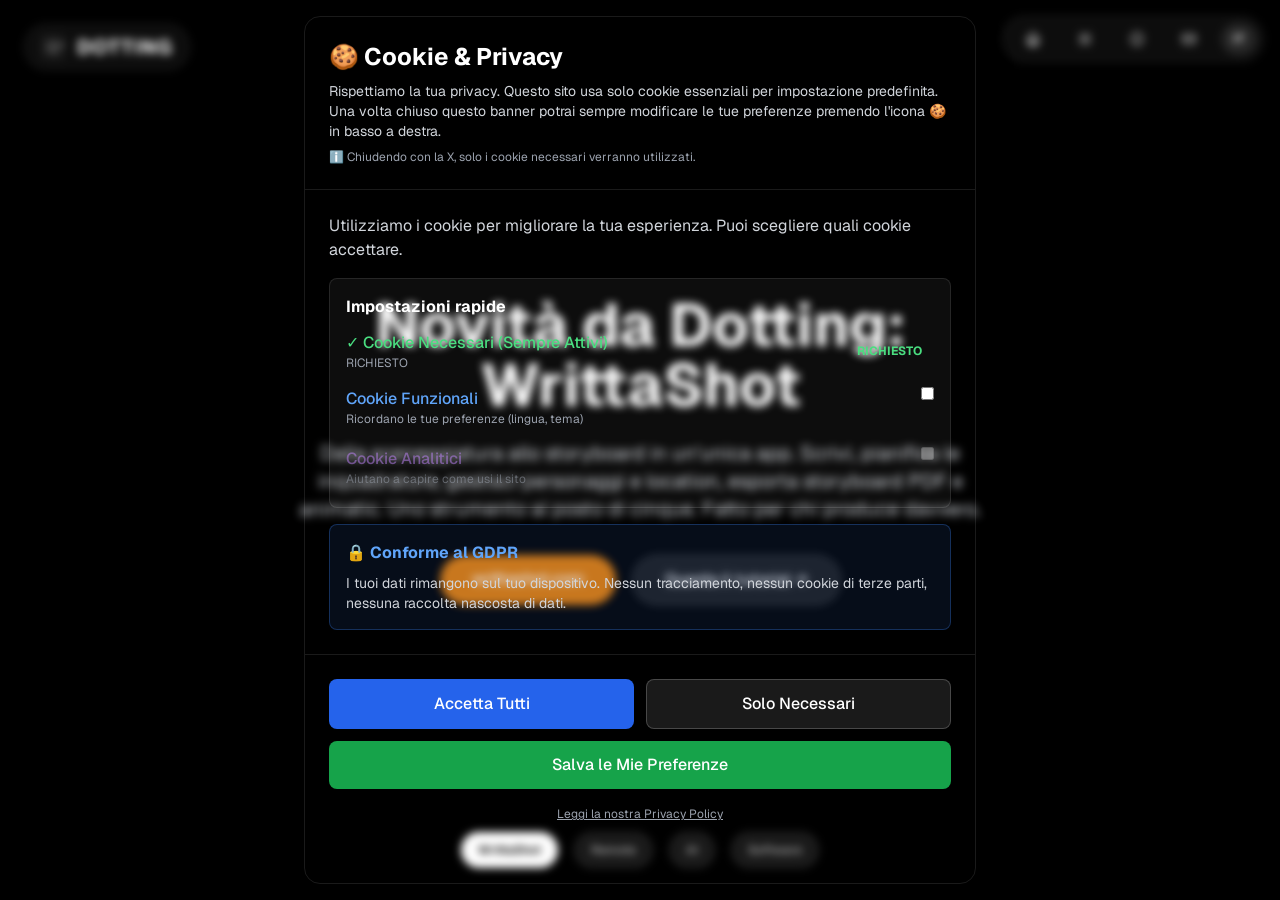
<file: index.html>
<!DOCTYPE html>
<html lang="it">
<head>
  <meta charset="UTF-8">
  <meta name="viewport" content="width=device-width, initial-scale=1.0">
  <title>Dotting - Post-Production</title>
  <meta name="description" content="Dotting - Remote Post-Production Infrastructure, AI Integration, Custom Broadcast Software">
  <link rel="icon" href="images/logo.png" type="image/png">
  <link rel="apple-touch-icon" href="images/logo.png">
  <link rel="stylesheet" href="css/tailwind.min.css">
  <link rel="preconnect" href="https://fonts.googleapis.com">
  <link rel="preconnect" href="https://fonts.gstatic.com" crossorigin>
  <link href="https://fonts.googleapis.com/css2?family=Geist:wght@300;400;500;600;700;800&family=Geist+Mono:wght@400;500;600&display=swap" rel="stylesheet">
  <link rel="stylesheet" href="css/style.css">
</head>
<body class="antialiased bg-black text-white overflow-hidden">

  <!-- Logo -->
  <a href="index.html" class="fixed top-7 left-4 md:top-6 md:left-6 z-50">
    <div class="flex items-center gap-3 md:bg-white/5 md:backdrop-blur-xl md:rounded-full md:px-4 md:py-2 md:border md:border-white/10 md:shadow-2xl md:hover:bg-white/10 transition-all duration-300">
      <img src="images/logo.png" alt="Dotting Logo" width="24" height="24" class="w-6 h-6 object-contain">
      <span class="text-white font-bold text-lg md:text-xl tracking-wider hidden md:inline">DOTTING</span>
    </div>
  </a>

  <!-- Desktop Navigation -->
  <nav class="hidden md:block fixed top-4 right-4 z-50">
    <div class="flex items-center gap-1 bg-white/5 backdrop-blur-xl rounded-full p-1.5 border border-white/10 shadow-2xl">
      <a href="index.html" data-nav="/" class="px-4 py-2 rounded-full transition-all duration-300 text-white/80 hover:bg-white/10 hover:text-white">
        <svg class="w-4 h-4" fill="none" stroke="currentColor" viewBox="0 0 24 24"><path stroke-linecap="round" stroke-linejoin="round" stroke-width="2" d="M3 12l2-2m0 0l7-7 7 7M5 10v10a1 1 0 001 1h3m10-11l2 2m-2-2v10a1 1 0 01-1 1h-3m-6 0a1 1 0 001-1v-4a1 1 0 011-1h2a1 1 0 011 1v4a1 1 0 001 1m-6 0h6"/></svg>
      </a>
      <button id="services-btn" class="px-4 py-2 rounded-full text-white/80 hover:bg-white/10 hover:text-white transition-all duration-300">
        <svg class="w-4 h-4" fill="none" stroke="currentColor" viewBox="0 0 24 24"><path stroke-linecap="round" stroke-linejoin="round" stroke-width="2" d="M4 6h16M4 12h16M4 18h16"/></svg>
      </button>
      <a href="about.html" data-nav="/about" class="px-4 py-2 rounded-full transition-all duration-300 text-white/80 hover:bg-white/10 hover:text-white">
        <svg class="w-4 h-4" fill="none" stroke="currentColor" viewBox="0 0 24 24"><path stroke-linecap="round" stroke-linejoin="round" stroke-width="2" d="M13 16h-1v-4h-1m1-4h.01M21 12a9 9 0 11-18 0 9 9 0 0118 0z"/></svg>
      </a>
      <a href="contact.html" data-nav="/contact" class="px-4 py-2 rounded-full transition-all duration-300 text-white/80 hover:bg-white/10 hover:text-white">
        <svg class="w-4 h-4" fill="none" stroke="currentColor" viewBox="0 0 24 24"><path stroke-linecap="round" stroke-linejoin="round" stroke-width="2" d="M3 8l7.89 5.26a2 2 0 002.22 0L21 8M5 19h14a2 2 0 002-2V7a2 2 0 00-2-2H5a2 2 0 00-2 2v10a2 2 0 002 2z"/></svg>
      </a>
      <div class="relative lang-wrapper">
        <button class="lang-toggle lang-current px-3 py-2 rounded-full bg-white/10 text-white/90 hover:bg-white/20 transition-all duration-300 text-xs font-bold tracking-wider ml-1">IT</button>
        <div class="lang-dropdown hidden absolute right-0 mt-2 bg-white/10 backdrop-blur-xl rounded-lg border border-white/20 shadow-2xl overflow-hidden z-50 min-w-[140px]">
          <button class="lang-option block w-full px-4 py-2 text-left text-white hover:bg-white/20 transition-all" data-lang="it">🇮🇹 IT</button>
          <button class="lang-option block w-full px-4 py-2 text-left text-white hover:bg-white/20 transition-all" data-lang="en">🇬🇧 EN</button>
          <button class="lang-option block w-full px-4 py-2 text-left text-white hover:bg-white/20 transition-all" data-lang="es">🇪🇸 ES</button>
        </div>
      </div>
    </div>
  </nav>

  <!-- Mobile Navigation -->
  <nav class="md:hidden fixed top-4 right-4 z-50">
    <div class="flex items-center gap-1 bg-white/5 backdrop-blur-xl rounded-full p-1 border border-white/10 shadow-2xl">
      <a href="index.html" data-nav="/" class="p-3 rounded-full transition-all duration-300 text-white/80">
        <svg class="w-4 h-4" fill="none" stroke="currentColor" viewBox="0 0 24 24"><path stroke-linecap="round" stroke-linejoin="round" stroke-width="2" d="M3 12l2-2m0 0l7-7 7 7M5 10v10a1 1 0 001 1h3m10-11l2 2m-2-2v10a1 1 0 01-1 1h-3m-6 0a1 1 0 001-1v-4a1 1 0 011-1h2a1 1 0 011 1v4a1 1 0 001 1m-6 0h6"/></svg>
      </a>
      <button id="mobile-menu-btn" class="p-3 rounded-full text-white/80 transition-all duration-300">
        <svg class="w-4 h-4" fill="none" stroke="currentColor" viewBox="0 0 24 24"><path stroke-linecap="round" stroke-linejoin="round" stroke-width="2" d="M4 6h16M4 12h16M4 18h16"/></svg>
      </button>
      <a href="about.html" data-nav="/about" class="p-3 rounded-full transition-all duration-300 text-white/80">
        <svg class="w-4 h-4" fill="none" stroke="currentColor" viewBox="0 0 24 24"><path stroke-linecap="round" stroke-linejoin="round" stroke-width="2" d="M13 16h-1v-4h-1m1-4h.01M21 12a9 9 0 11-18 0 9 9 0 0118 0z"/></svg>
      </a>
      <a href="contact.html" data-nav="/contact" class="p-3 rounded-full transition-all duration-300 text-white/80">
        <svg class="w-4 h-4" fill="none" stroke="currentColor" viewBox="0 0 24 24"><path stroke-linecap="round" stroke-linejoin="round" stroke-width="2" d="M3 8l7.89 5.26a2 2 0 002.22 0L21 8M5 19h14a2 2 0 002-2V7a2 2 0 00-2-2H5a2 2 0 00-2 2v10a2 2 0 002 2z"/></svg>
      </a>
      <div class="relative lang-wrapper">
        <button class="lang-toggle lang-current px-2 py-1.5 rounded-full bg-white/10 text-white/90 hover:bg-white/20 transition-all duration-300 text-xs font-bold tracking-wider">IT</button>
        <div class="lang-dropdown hidden absolute right-0 mt-2 bg-white/10 backdrop-blur-xl rounded-lg border border-white/20 shadow-2xl overflow-hidden z-50 min-w-[100px]">
          <button class="lang-option block w-full px-3 py-2 text-left text-white hover:bg-white/20 transition-all text-xs" data-lang="it">🇮🇹 IT</button>
          <button class="lang-option block w-full px-3 py-2 text-left text-white hover:bg-white/20 transition-all text-xs" data-lang="en">🇬🇧 EN</button>
          <button class="lang-option block w-full px-3 py-2 text-left text-white hover:bg-white/20 transition-all text-xs" data-lang="es">🇪🇸 ES</button>
        </div>
      </div>
    </div>
  </nav>

  <!-- Services Dropdown (Desktop) -->
  <div id="services-dropdown" class="hidden fixed top-16 right-4 bg-white/5 backdrop-blur-xl rounded-2xl p-2 border border-white/10 shadow-2xl z-40 animate-slide-down">
    <div class="flex flex-col gap-1 min-w-[240px]">
      <a href="remote-infrastructure.html" class="flex items-center gap-3 px-4 py-3 rounded-xl text-white/80 hover:bg-blue-500/20 hover:text-white transition-all border border-transparent hover:border-blue-500/30">
        <span class="text-sm font-medium">Remote Infrastructure</span>
      </a>
      <a href="ai-integration.html" class="flex items-center gap-3 px-4 py-3 rounded-xl text-white/80 hover:bg-purple-500/20 hover:text-white transition-all border border-transparent hover:border-purple-500/30">
        <span class="text-sm font-medium">AI Integration</span>
      </a>
      <a href="custom-software.html" class="flex items-center gap-3 px-4 py-3 rounded-xl text-white/80 hover:bg-green-500/20 hover:text-white transition-all border border-transparent hover:border-green-500/30">
        <span class="text-sm font-medium">Custom Software</span>
      </a>
    </div>
  </div>

  <!-- Mobile Full Screen Menu -->
  <div id="mobile-menu" class="hidden md:hidden fixed inset-0 bg-black/95 backdrop-blur-xl z-40 animate-fade-in">
    <div class="flex flex-col items-center justify-center h-full gap-6 p-8">
      <a href="remote-infrastructure.html" class="flex items-center gap-4 px-6 py-4 rounded-2xl text-white bg-blue-500/10 border border-blue-500/30 w-full max-w-sm">
        <span class="text-lg font-medium">Remote Infrastructure</span>
      </a>
      <a href="ai-integration.html" class="flex items-center gap-4 px-6 py-4 rounded-2xl text-white bg-purple-500/10 border border-purple-500/30 w-full max-w-sm">
        <span class="text-lg font-medium">AI Integration</span>
      </a>
      <a href="custom-software.html" class="flex items-center gap-4 px-6 py-4 rounded-2xl text-white bg-green-500/10 border border-green-500/30 w-full max-w-sm">
        <span class="text-lg font-medium">Custom Software</span>
      </a>
      <button onclick="document.getElementById('mobile-menu').classList.add('hidden')" class="mt-8 px-8 py-3 rounded-full bg-white/10 text-white border border-white/20">Close</button>
    </div>
  </div>

  <!-- MAIN CONTENT: Hero Carousel -->
  <main class="carousel-container">
    <!-- Slide 1: WrittaShot -->
    <div class="carousel-slide active" id="slide-0">
      <div class="absolute inset-0 bg-black"></div>
      <!-- Local promo video as background -->
      <div class="absolute inset-0 overflow-hidden">
        <video autoplay muted loop playsinline class="w-full h-full object-cover">
          <source src="videos/writtashot-promo.mp4" type="video/mp4">
        </video>
      </div>
      <div class="relative z-10 text-center max-w-3xl px-6">
        <h1 class="text-4xl md:text-6xl font-bold mb-6 text-white" data-i18n="hero.area1Title">Novit&agrave; da Dotting: WrittaShot</h1>
        <p class="text-lg md:text-xl text-gray-300 mb-8 leading-relaxed" data-i18n="hero.area1">Dalla sceneggiatura allo storyboard in un'unica app. Uno strumento al posto di cinque. Fatto per chi produce davvero.</p>
        <div class="flex flex-col sm:flex-row gap-4 justify-center">
          <a href="https://writtashot.com" target="_blank" class="inline-block px-8 py-3 bg-amber-600 hover:bg-amber-500 rounded-full text-white font-medium transition-all duration-300 hover:scale-105">writtashot.com</a>
          <a href="https://www.youtube.com/watch?v=3w2-Jt9SE5w" target="_blank" class="inline-block px-8 py-3 bg-white/10 hover:bg-white/20 rounded-full text-white font-medium transition-all duration-300 hover:scale-105 border border-white/20" data-i18n="hero.area1Cta">Guarda il tutorial &rarr;</a>
        </div>
      </div>
    </div>

    <!-- Slide 2: Remote Working -->
    <div class="carousel-slide" id="slide-1">
      <div class="absolute inset-0 bg-gradient-to-br from-blue-950 via-slate-950 to-blue-900"></div>
      <div class="absolute inset-0 pointer-events-none">
        <svg class="w-full h-full opacity-20" viewBox="0 0 100 100" preserveAspectRatio="xMidYMid slice">
          <circle cx="50" cy="50" r="3" fill="#3b82f6" opacity="0.8"><animate attributeName="r" values="3;4;3" dur="2s" repeatCount="indefinite"/></circle>
          <circle cx="20" cy="30" r="1.5" fill="#60a5fa" opacity="0.6"/><circle cx="80" cy="25" r="1.5" fill="#60a5fa" opacity="0.6"/>
          <circle cx="75" cy="70" r="1.5" fill="#60a5fa" opacity="0.6"/><circle cx="25" cy="75" r="1.5" fill="#60a5fa" opacity="0.6"/>
          <circle cx="15" cy="50" r="1.5" fill="#60a5fa" opacity="0.6"/><circle cx="85" cy="50" r="1.5" fill="#60a5fa" opacity="0.6"/>
          <line x1="50" y1="50" x2="20" y2="30" stroke="#3b82f6" stroke-width="0.3" opacity="0.4"><animate attributeName="opacity" values="0.2;0.6;0.2" dur="3s" repeatCount="indefinite"/></line>
          <line x1="50" y1="50" x2="80" y2="25" stroke="#3b82f6" stroke-width="0.3" opacity="0.4"><animate attributeName="opacity" values="0.2;0.6;0.2" dur="3s" begin="0.5s" repeatCount="indefinite"/></line>
          <line x1="50" y1="50" x2="75" y2="70" stroke="#3b82f6" stroke-width="0.3" opacity="0.4"><animate attributeName="opacity" values="0.2;0.6;0.2" dur="3s" begin="1s" repeatCount="indefinite"/></line>
          <line x1="50" y1="50" x2="25" y2="75" stroke="#3b82f6" stroke-width="0.3" opacity="0.4"><animate attributeName="opacity" values="0.2;0.6;0.2" dur="3s" begin="1.5s" repeatCount="indefinite"/></line>
          <line x1="50" y1="50" x2="15" y2="50" stroke="#3b82f6" stroke-width="0.3" opacity="0.4"><animate attributeName="opacity" values="0.2;0.6;0.2" dur="3s" begin="2s" repeatCount="indefinite"/></line>
          <line x1="50" y1="50" x2="85" y2="50" stroke="#3b82f6" stroke-width="0.3" opacity="0.4"><animate attributeName="opacity" values="0.2;0.6;0.2" dur="3s" begin="2.5s" repeatCount="indefinite"/></line>
        </svg>
      </div>
      <div class="relative z-10 text-center max-w-3xl px-6">
        <h1 class="text-4xl md:text-6xl font-bold mb-6 text-white" data-i18n="hero.area2Title">PostProduzione Remota</h1>
        <p class="text-lg md:text-xl text-gray-300 mb-8 leading-relaxed" data-i18n="hero.area2">La tua post-produzione inizia dal set. Lavora in team sullo stesso progetto ovunque ti trovi.</p>
        <a href="remote-infrastructure.html" class="inline-block px-8 py-3 bg-blue-600 hover:bg-blue-500 rounded-full text-white font-medium transition-all duration-300 hover:scale-105" data-i18n="hero.learnMore">Scopri di pi&ugrave; &rarr;</a>
      </div>
    </div>

    <!-- Slide 3: AI Chat -->
    <div class="carousel-slide" id="slide-2">
      <div class="absolute inset-0 bg-gradient-to-br from-purple-950 via-slate-950 to-purple-900"></div>
      <div class="absolute inset-0 pointer-events-none">
        <svg class="w-full h-full opacity-15" viewBox="0 0 100 100" preserveAspectRatio="xMidYMid slice">
          <defs><pattern id="grid-hero" width="5" height="5" patternUnits="userSpaceOnUse"><path d="M 5 0 L 0 0 0 5" fill="none" stroke="rgba(168,85,247,0.15)" stroke-width="0.1"/></pattern></defs>
          <rect width="100" height="100" fill="url(#grid-hero)"/>
        </svg>
      </div>
      <div class="relative z-10 text-center max-w-3xl px-6">
        <h1 class="text-4xl md:text-6xl font-bold mb-6 text-white" data-i18n="hero.area3Title">Integrazione AI Chat2Editing</h1>
        <p class="text-lg md:text-xl text-gray-300 mb-8 leading-relaxed" data-i18n="hero.area3">Modelli AI integrati in pipeline di post-produzione per analisi, ricerca e automazione.</p>
        <a href="ai-integration.html" class="inline-block px-8 py-3 bg-purple-600 hover:bg-purple-500 rounded-full text-white font-medium transition-all duration-300 hover:scale-105" data-i18n="hero.learnMore">Scopri di pi&ugrave; &rarr;</a>
      </div>
    </div>

    <!-- Slide 4: Custom Software -->
    <div class="carousel-slide" id="slide-3">
      <div class="absolute inset-0 bg-gradient-to-br from-green-950 via-slate-950 to-green-900"></div>
      <div class="absolute inset-0 pointer-events-none flex items-center justify-center opacity-15">
        <div class="font-mono text-green-400 text-xs md:text-sm leading-loose whitespace-pre" id="terminal-bg"></div>
      </div>
      <div class="relative z-10 text-center max-w-3xl px-6">
        <h1 class="text-4xl md:text-6xl font-bold mb-6 text-white" data-i18n="hero.area4Title">Software Broadcast Personalizzato</h1>
        <p class="text-lg md:text-xl text-gray-300 mb-8 leading-relaxed" data-i18n="hero.area4">Sviluppo in-house di strumenti custom per risolvere problemi reali della produzione broadcast.</p>
        <a href="custom-software.html" class="inline-block px-8 py-3 bg-green-600 hover:bg-green-500 rounded-full text-white font-medium transition-all duration-300 hover:scale-105" data-i18n="hero.learnMore">Scopri di pi&ugrave; &rarr;</a>
      </div>
    </div>

    <!-- Carousel Dots -->
    <div class="carousel-dots">
      <button class="carousel-dot active" data-slide="0">WrittaShot</button>
      <button class="carousel-dot" data-slide="1">Remote</button>
      <button class="carousel-dot" data-slide="2">AI</button>
      <button class="carousel-dot" data-slide="3">Software</button>
    </div>
  </main>

  <!-- Footer (hidden on homepage - full screen carousel) -->

  <script src="js/translations.js"></script>
  <script src="js/app.js"></script>
  <script>
    // Carousel logic
    (function() {
      var currentSlide = 0;
      var totalSlides = 4;
      var autoplayInterval;
      var slides = document.querySelectorAll('.carousel-slide');
      var dots = document.querySelectorAll('.carousel-dot');

      function goToSlide(index) {
        slides[currentSlide].classList.remove('active');
        dots[currentSlide].classList.remove('active');
        currentSlide = index;
        slides[currentSlide].classList.add('active');
        dots[currentSlide].classList.add('active');
      }

      function nextSlide() {
        goToSlide((currentSlide + 1) % totalSlides);
      }

      function startAutoplay() {
        autoplayInterval = setInterval(nextSlide, 4000);
      }

      function stopAutoplay() {
        clearInterval(autoplayInterval);
      }

      dots.forEach(function(dot) {
        dot.addEventListener('click', function() {
          stopAutoplay();
          goToSlide(parseInt(dot.getAttribute('data-slide')));
          startAutoplay();
        });
      });

      // Keyboard navigation
      document.addEventListener('keydown', function(e) {
        if (e.key === 'ArrowRight' || e.key === 'ArrowDown') {
          stopAutoplay();
          goToSlide((currentSlide + 1) % totalSlides);
          startAutoplay();
        } else if (e.key === 'ArrowLeft' || e.key === 'ArrowUp') {
          stopAutoplay();
          goToSlide((currentSlide - 1 + totalSlides) % totalSlides);
          startAutoplay();
        }
      });

      // Touch/swipe support
      var touchStartX = 0;
      var carousel = document.querySelector('.carousel-container');
      carousel.addEventListener('touchstart', function(e) {
        touchStartX = e.touches[0].clientX;
      }, { passive: true });
      carousel.addEventListener('touchend', function(e) {
        var diff = touchStartX - e.changedTouches[0].clientX;
        if (Math.abs(diff) > 50) {
          stopAutoplay();
          if (diff > 0) goToSlide((currentSlide + 1) % totalSlides);
          else goToSlide((currentSlide - 1 + totalSlides) % totalSlides);
          startAutoplay();
        }
      }, { passive: true });

      startAutoplay();

      // Terminal background animation for slide 3
      var termBg = document.getElementById('terminal-bg');
      if (termBg) {
        var t = window.dotting.getT().software;
        var lines = [];
        for (var i = 1; i <= 25; i++) {
          if (t['term' + i]) lines.push(t['term' + i]);
        }
        termBg.textContent = lines.join('\n');
      }

      // Update terminal on language change
      document.addEventListener('langchange', function(e) {
        var sw = e.detail.t.software;
        var lines = [];
        for (var i = 1; i <= 25; i++) {
          if (sw['term' + i]) lines.push(sw['term' + i]);
        }
        if (termBg) termBg.textContent = lines.join('\n');
      });
    })();
  </script>
</body>
</html>
</file>
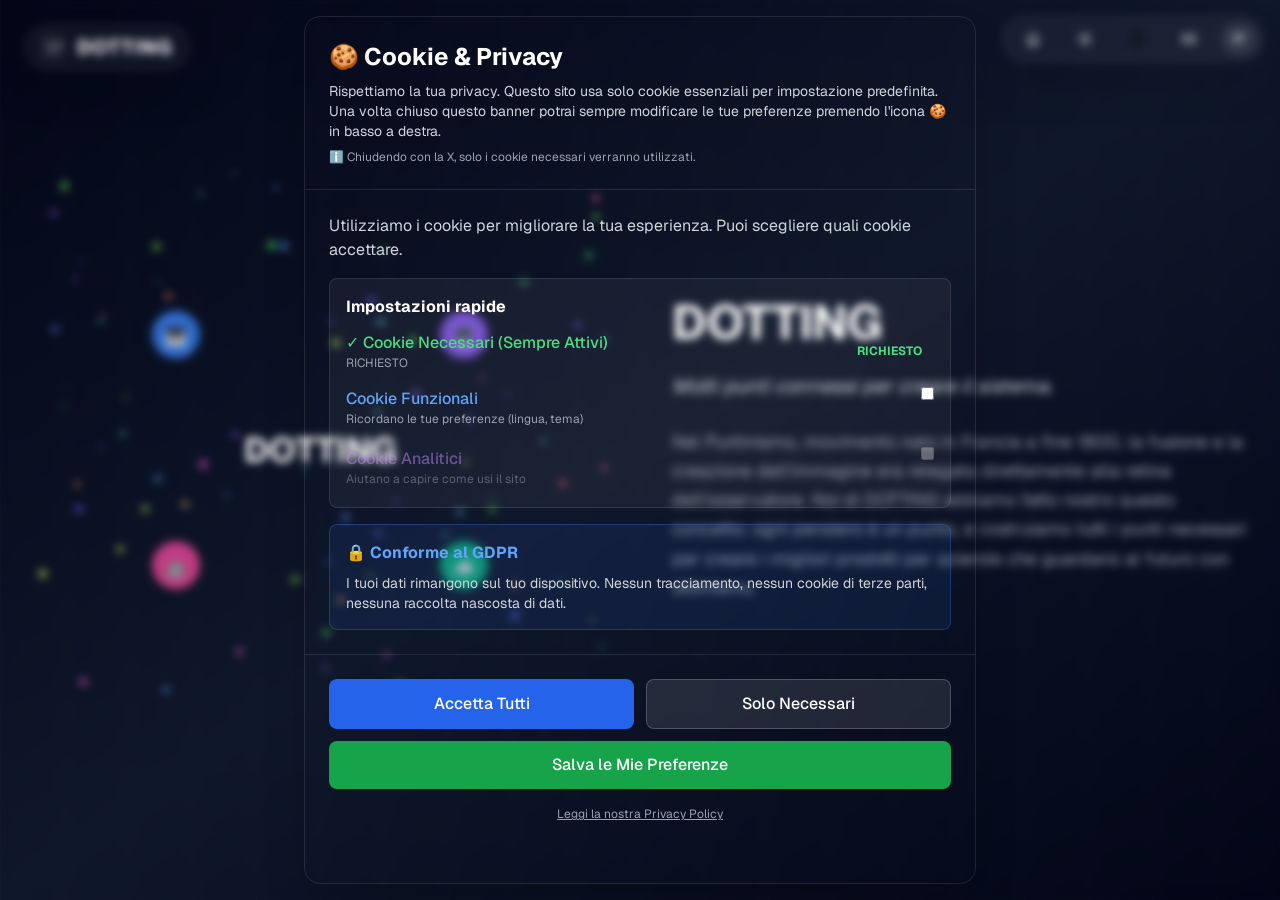
<file: about.html>
<!DOCTYPE html>
<html lang="it">
<head>
  <meta charset="UTF-8">
  <meta name="viewport" content="width=device-width, initial-scale=1.0">
  <title>About - Dotting</title>
  <meta name="description" content="About Dotting - Remote Broadcast Post-Production Infrastructure">
  <link rel="icon" href="images/logo.png" type="image/png">
  <link rel="stylesheet" href="css/tailwind.min.css">
  <link rel="preconnect" href="https://fonts.googleapis.com">
  <link rel="preconnect" href="https://fonts.gstatic.com" crossorigin>
  <link href="https://fonts.googleapis.com/css2?family=Geist:wght@300;400;500;600;700;800&family=Geist+Mono:wght@400;500;600&display=swap" rel="stylesheet">
  <link rel="stylesheet" href="css/style.css">
</head>
<body class="antialiased">

  <!-- Logo -->
  <a href="index.html" class="fixed top-7 left-4 md:top-6 md:left-6 z-50">
    <div class="flex items-center gap-3 md:bg-white/5 md:backdrop-blur-xl md:rounded-full md:px-4 md:py-2 md:border md:border-white/10 md:shadow-2xl md:hover:bg-white/10 transition-all duration-300">
      <img src="images/logo.png" alt="Dotting Logo" width="24" height="24" class="w-6 h-6 object-contain">
      <span class="text-white font-bold text-lg md:text-xl tracking-wider hidden md:inline">DOTTING</span>
    </div>
  </a>

  <!-- Desktop Navigation -->
  <nav class="hidden md:block fixed top-4 right-4 z-50">
    <div class="flex items-center gap-1 bg-white/5 backdrop-blur-xl rounded-full p-1.5 border border-white/10 shadow-2xl">
      <a href="index.html" data-nav="/" class="px-4 py-2 rounded-full transition-all duration-300 text-white/80 hover:bg-white/10 hover:text-white"><svg class="w-4 h-4" fill="none" stroke="currentColor" viewBox="0 0 24 24"><path stroke-linecap="round" stroke-linejoin="round" stroke-width="2" d="M3 12l2-2m0 0l7-7 7 7M5 10v10a1 1 0 001 1h3m10-11l2 2m-2-2v10a1 1 0 01-1 1h-3m-6 0a1 1 0 001-1v-4a1 1 0 011-1h2a1 1 0 011 1v4a1 1 0 001 1m-6 0h6"/></svg></a>
      <button id="services-btn" class="px-4 py-2 rounded-full text-white/80 hover:bg-white/10 hover:text-white transition-all duration-300"><svg class="w-4 h-4" fill="none" stroke="currentColor" viewBox="0 0 24 24"><path stroke-linecap="round" stroke-linejoin="round" stroke-width="2" d="M4 6h16M4 12h16M4 18h16"/></svg></button>
      <a href="about.html" data-nav="/about" class="px-4 py-2 rounded-full transition-all duration-300 text-white/80 hover:bg-white/10 hover:text-white"><svg class="w-4 h-4" fill="none" stroke="currentColor" viewBox="0 0 24 24"><path stroke-linecap="round" stroke-linejoin="round" stroke-width="2" d="M13 16h-1v-4h-1m1-4h.01M21 12a9 9 0 11-18 0 9 9 0 0118 0z"/></svg></a>
      <a href="contact.html" data-nav="/contact" class="px-4 py-2 rounded-full transition-all duration-300 text-white/80 hover:bg-white/10 hover:text-white"><svg class="w-4 h-4" fill="none" stroke="currentColor" viewBox="0 0 24 24"><path stroke-linecap="round" stroke-linejoin="round" stroke-width="2" d="M3 8l7.89 5.26a2 2 0 002.22 0L21 8M5 19h14a2 2 0 002-2V7a2 2 0 00-2-2H5a2 2 0 00-2 2v10a2 2 0 002 2z"/></svg></a>
      <div class="relative lang-wrapper">
        <button class="lang-toggle lang-current px-3 py-2 rounded-full bg-white/10 text-white/90 hover:bg-white/20 transition-all duration-300 text-xs font-bold tracking-wider ml-1">IT</button>
        <div class="lang-dropdown hidden absolute right-0 mt-2 bg-white/10 backdrop-blur-xl rounded-lg border border-white/20 shadow-2xl overflow-hidden z-50 min-w-[140px]">
          <button class="lang-option block w-full px-4 py-2 text-left text-white hover:bg-white/20 transition-all" data-lang="it">🇮🇹 IT</button>
          <button class="lang-option block w-full px-4 py-2 text-left text-white hover:bg-white/20 transition-all" data-lang="en">🇬🇧 EN</button>
          <button class="lang-option block w-full px-4 py-2 text-left text-white hover:bg-white/20 transition-all" data-lang="es">🇪🇸 ES</button>
        </div>
      </div>
    </div>
  </nav>

  <!-- Mobile Navigation -->
  <nav class="md:hidden fixed top-4 right-4 z-50">
    <div class="flex items-center gap-1 bg-white/5 backdrop-blur-xl rounded-full p-1 border border-white/10 shadow-2xl">
      <a href="index.html" data-nav="/" class="p-3 rounded-full transition-all duration-300 text-white/80"><svg class="w-4 h-4" fill="none" stroke="currentColor" viewBox="0 0 24 24"><path stroke-linecap="round" stroke-linejoin="round" stroke-width="2" d="M3 12l2-2m0 0l7-7 7 7M5 10v10a1 1 0 001 1h3m10-11l2 2m-2-2v10a1 1 0 01-1 1h-3m-6 0a1 1 0 001-1v-4a1 1 0 011-1h2a1 1 0 011 1v4a1 1 0 001 1m-6 0h6"/></svg></a>
      <button id="mobile-menu-btn" class="p-3 rounded-full text-white/80 transition-all duration-300"><svg class="w-4 h-4" fill="none" stroke="currentColor" viewBox="0 0 24 24"><path stroke-linecap="round" stroke-linejoin="round" stroke-width="2" d="M4 6h16M4 12h16M4 18h16"/></svg></button>
      <a href="about.html" data-nav="/about" class="p-3 rounded-full transition-all duration-300 text-white/80"><svg class="w-4 h-4" fill="none" stroke="currentColor" viewBox="0 0 24 24"><path stroke-linecap="round" stroke-linejoin="round" stroke-width="2" d="M13 16h-1v-4h-1m1-4h.01M21 12a9 9 0 11-18 0 9 9 0 0118 0z"/></svg></a>
      <a href="contact.html" data-nav="/contact" class="p-3 rounded-full transition-all duration-300 text-white/80"><svg class="w-4 h-4" fill="none" stroke="currentColor" viewBox="0 0 24 24"><path stroke-linecap="round" stroke-linejoin="round" stroke-width="2" d="M3 8l7.89 5.26a2 2 0 002.22 0L21 8M5 19h14a2 2 0 002-2V7a2 2 0 00-2-2H5a2 2 0 00-2 2v10a2 2 0 002 2z"/></svg></a>
      <div class="relative lang-wrapper">
        <button class="lang-toggle lang-current px-2 py-1.5 rounded-full bg-white/10 text-white/90 hover:bg-white/20 transition-all duration-300 text-xs font-bold tracking-wider">IT</button>
        <div class="lang-dropdown hidden absolute right-0 mt-2 bg-white/10 backdrop-blur-xl rounded-lg border border-white/20 shadow-2xl overflow-hidden z-50 min-w-[100px]">
          <button class="lang-option block w-full px-3 py-2 text-left text-white hover:bg-white/20 transition-all text-xs" data-lang="it">🇮🇹 IT</button>
          <button class="lang-option block w-full px-3 py-2 text-left text-white hover:bg-white/20 transition-all text-xs" data-lang="en">🇬🇧 EN</button>
          <button class="lang-option block w-full px-3 py-2 text-left text-white hover:bg-white/20 transition-all text-xs" data-lang="es">🇪🇸 ES</button>
        </div>
      </div>
    </div>
  </nav>

  <!-- Services Dropdown -->
  <div id="services-dropdown" class="hidden fixed top-16 right-4 bg-white/5 backdrop-blur-xl rounded-2xl p-2 border border-white/10 shadow-2xl z-40 animate-slide-down">
    <div class="flex flex-col gap-1 min-w-[240px]">
      <a href="remote-infrastructure.html" class="flex items-center gap-3 px-4 py-3 rounded-xl text-white/80 hover:bg-blue-500/20 hover:text-white transition-all border border-transparent hover:border-blue-500/30"><span class="text-sm font-medium">Remote Infrastructure</span></a>
      <a href="ai-integration.html" class="flex items-center gap-3 px-4 py-3 rounded-xl text-white/80 hover:bg-purple-500/20 hover:text-white transition-all border border-transparent hover:border-purple-500/30"><span class="text-sm font-medium">AI Integration</span></a>
      <a href="custom-software.html" class="flex items-center gap-3 px-4 py-3 rounded-xl text-white/80 hover:bg-green-500/20 hover:text-white transition-all border border-transparent hover:border-green-500/30"><span class="text-sm font-medium">Custom Software</span></a>
    </div>
  </div>

  <!-- Mobile Menu -->
  <div id="mobile-menu" class="hidden md:hidden fixed inset-0 bg-black/95 backdrop-blur-xl z-40">
    <div class="flex flex-col items-center justify-center h-full gap-6 p-8">
      <a href="remote-infrastructure.html" class="flex items-center gap-4 px-6 py-4 rounded-2xl text-white bg-blue-500/10 border border-blue-500/30 w-full max-w-sm"><span class="text-lg font-medium">Remote Infrastructure</span></a>
      <a href="ai-integration.html" class="flex items-center gap-4 px-6 py-4 rounded-2xl text-white bg-purple-500/10 border border-purple-500/30 w-full max-w-sm"><span class="text-lg font-medium">AI Integration</span></a>
      <a href="custom-software.html" class="flex items-center gap-4 px-6 py-4 rounded-2xl text-white bg-green-500/10 border border-green-500/30 w-full max-w-sm"><span class="text-lg font-medium">Custom Software</span></a>
      <button onclick="document.getElementById('mobile-menu').classList.add('hidden')" class="mt-8 px-8 py-3 rounded-full bg-white/10 text-white border border-white/20">Close</button>
    </div>
  </div>

  <!-- MAIN CONTENT -->
  <div id="about-container" class="bg-gradient-to-br from-slate-950 via-slate-900 to-slate-950 text-white h-screen overflow-y-scroll snap-y snap-mandatory custom-scrollbar">
    <!-- Grid Background -->
    <div class="fixed inset-0 pointer-events-none">
      <svg class="w-full h-full" viewBox="0 0 100 100" preserveAspectRatio="xMidYMid slice">
        <defs><pattern id="grid-about" width="5" height="5" patternUnits="userSpaceOnUse"><path d="M 5 0 L 0 0 0 5" fill="none" stroke="rgba(148,163,184,0.05)" stroke-width="0.1"/></pattern></defs>
        <rect width="100" height="100" fill="url(#grid-about)"/>
      </svg>
    </div>

    <!-- Fixed Visualization - Left Side (Desktop) -->
    <div class="hidden md:flex fixed left-0 top-0 w-1/2 h-screen items-center justify-center pointer-events-none p-8">
      <svg id="about-viz" class="w-full h-full" viewBox="0 0 100 100" preserveAspectRatio="xMidYMid meet">
        <defs>
          <filter id="glow-dots"><feGaussianBlur stdDeviation="0.5" result="coloredBlur"/><feMerge><feMergeNode in="coloredBlur"/><feMergeNode in="SourceGraphic"/></feMerge></filter>
        </defs>
        <!-- Dots will be generated by JS -->
      </svg>
    </div>

    <!-- Content Sections - Right Side -->
    <div class="w-full md:ml-auto md:w-1/2">
      <!-- Section 1: DOTTING Concept -->
      <section class="min-h-screen snap-start snap-always flex items-center justify-center p-8">
        <div class="max-w-xl">
          <h2 class="text-5xl font-bold mb-6 text-white">DOTTING</h2>
          <p class="text-xl text-gray-300 mb-6 leading-relaxed italic" data-i18n="about.subtitle">Molti punti connessi per creare il sistema.</p>
          <p class="text-lg text-gray-400 leading-relaxed" data-i18n="about.pointillism">Nel Puntinismo, movimento nato in Francia a fine 1800...</p>
        </div>
      </section>

      <!-- Section 2: Philosophy -->
      <section class="min-h-screen snap-start snap-always flex items-center justify-center p-8">
        <div class="max-w-xl">
          <h2 class="text-4xl font-bold mb-6 text-slate-300" data-i18n="about.philosophyTitle">Post-Produzione Broadcast Remota</h2>
          <p class="text-xl text-gray-300 leading-relaxed" data-i18n="about.philosophyDesc">Siamo specializzati in infrastrutture...</p>
        </div>
      </section>

      <!-- Section 3: Services Overview -->
      <section class="min-h-screen snap-start snap-always flex items-center justify-center p-8">
        <div class="max-w-xl">
          <h2 class="text-4xl font-bold mb-8 text-white" data-i18n="about.servicesTitle">Le Nostre Tre Aree di Specializzazione</h2>
          <div class="space-y-6">
            <div class="flex items-start gap-4">
              <div class="text-3xl">🎹</div>
              <div>
                <h3 class="text-xl font-bold text-blue-400 mb-2" data-i18n="about.service1Title">Infrastruttura Remota</h3>
                <p class="text-gray-300" data-i18n="about.service1Desc">Rete locale virtuale che connette postazioni remote...</p>
              </div>
            </div>
            <div class="flex items-start gap-4">
              <div class="text-3xl">🖥️</div>
              <div>
                <h3 class="text-xl font-bold text-purple-400 mb-2" data-i18n="about.service2Title">AI per Video Analysis</h3>
                <p class="text-gray-300" data-i18n="about.service2Desc">Chat2Editing: cerca nel footage usando linguaggio naturale...</p>
              </div>
            </div>
            <div class="flex items-start gap-4">
              <div class="text-3xl">🤖</div>
              <div>
                <h3 class="text-xl font-bold text-green-400 mb-2" data-i18n="about.service3Title">Software Custom Broadcast</h3>
                <p class="text-gray-300" data-i18n="about.service3Desc">Automazione workflow, quality control...</p>
              </div>
            </div>
          </div>
        </div>
      </section>

      <!-- Section 4: Cloud-Based -->
      <section class="min-h-screen snap-start snap-always flex items-center justify-center p-8">
        <div class="max-w-xl">
          <h2 class="text-4xl font-bold mb-6 text-cyan-400" data-i18n="about.cloudTitle">Sicurezza e Conformit&agrave;</h2>
          <p class="text-xl text-gray-300 leading-relaxed mb-6" data-i18n="about.cloudDesc">I vostri dati rimangono fisicamente in sede...</p>
          <p class="text-2xl font-bold text-cyan-300" data-i18n="about.cloudTagline">Sicuro come il locale. Flessibile come il cloud.</p>
        </div>
      </section>

      <!-- Section 5: Innovation -->
      <section class="min-h-screen snap-start snap-always flex items-center justify-center p-8">
        <div class="max-w-xl">
          <h2 class="text-4xl font-bold mb-6 text-white" data-i18n="about.innovationTitle">Il Nostro Approccio Tecnico</h2>
          <p class="text-xl text-gray-300 leading-relaxed mb-8" data-i18n="about.innovationDesc">Lavoriamo con workflow basati su file RAW...</p>
          <div class="grid grid-cols-2 gap-4">
            <div class="p-4 bg-slate-800/50 rounded-lg border border-slate-600/30">
              <div class="text-2xl font-bold text-blue-400 mb-1">RAW</div>
              <div class="text-xs text-gray-400" data-i18n="about.rawWorkflow">RAW/Proxy Workflow</div>
            </div>
            <div class="p-4 bg-slate-800/50 rounded-lg border border-slate-600/30">
              <div class="text-2xl font-bold text-purple-400 mb-1">API</div>
              <div class="text-xs text-gray-400" data-i18n="about.apiFirst">API-First</div>
            </div>
          </div>
        </div>
      </section>

      <!-- Section 6: Contact -->
      <section class="min-h-screen snap-start snap-always flex items-center justify-center p-8">
        <div class="max-w-xl">
          <div class="space-y-3 text-sm text-gray-400">
            <p data-i18n="about.location">📍 Sede in Sardegna, Italia</p>
            <p data-i18n="about.contact">✉️ info@dotting.cloud</p>
          </div>
          <div class="mt-8 p-6 bg-gradient-to-r from-blue-500/10 to-purple-500/10 rounded-lg border border-blue-500/30">
            <p class="text-lg text-center text-gray-300 italic" data-i18n="about.motto">"Infrastruttura professionale, team distribuito, risultati eccellenti"</p>
          </div>
        </div>
      </section>
    </div>
  </div>

  <script src="js/translations.js"></script>
  <script src="js/app.js"></script>
  <script>
    // About page - dot visualization
    (function() {
      var viz = document.getElementById('about-viz');
      if (!viz) return;

      // Generate dots
      var dots = [];
      for (var i = 0; i < 80; i++) {
        dots.push({
          x: Math.random() * 100,
          y: Math.random() * 100,
          size: 0.2 + Math.random() * 0.5,
          hue: (Math.random() * 100 + Math.random() * 100) * 2
        });
      }

      // Render dots
      dots.forEach(function(dot) {
        var circle = document.createElementNS('http://www.w3.org/2000/svg', 'circle');
        circle.setAttribute('cx', dot.x);
        circle.setAttribute('cy', dot.y);
        circle.setAttribute('r', dot.size);
        circle.setAttribute('fill', 'hsl(' + dot.hue + ', 70%, 60%)');
        circle.setAttribute('opacity', '0.6');
        circle.setAttribute('filter', 'url(#glow-dots)');
        viz.appendChild(circle);
      });

      // Center text
      var text = document.createElementNS('http://www.w3.org/2000/svg', 'text');
      text.setAttribute('x', '50');
      text.setAttribute('y', '52');
      text.setAttribute('text-anchor', 'middle');
      text.setAttribute('fill', '#ffffff');
      text.setAttribute('font-size', '6');
      text.setAttribute('font-weight', 'bold');
      text.textContent = 'DOTTING';
      viz.appendChild(text);

      // Service icons
      var icons = [
        { cx: 25, cy: 30, color: '#3b82f6', emoji: '🎹', label: 'Video' },
        { cx: 75, cy: 30, color: '#8b5cf6', emoji: '🖥️', label: 'Post' },
        { cx: 25, cy: 70, color: '#ec4899', emoji: '🤖', label: 'AI' },
        { cx: 75, cy: 70, color: '#10b981', emoji: '☁️', label: 'Cloud' }
      ];
      icons.forEach(function(icon) {
        var g = document.createElementNS('http://www.w3.org/2000/svg', 'g');
        g.setAttribute('opacity', '0.8');
        var c = document.createElementNS('http://www.w3.org/2000/svg', 'circle');
        c.setAttribute('cx', icon.cx);
        c.setAttribute('cy', icon.cy);
        c.setAttribute('r', '4');
        c.setAttribute('fill', icon.color);
        c.setAttribute('filter', 'url(#glow-dots)');
        g.appendChild(c);
        var t1 = document.createElementNS('http://www.w3.org/2000/svg', 'text');
        t1.setAttribute('x', icon.cx);
        t1.setAttribute('y', icon.cy + 1.5);
        t1.setAttribute('text-anchor', 'middle');
        t1.setAttribute('font-size', '3');
        t1.setAttribute('fill', '#fff');
        t1.textContent = icon.emoji;
        g.appendChild(t1);
        viz.appendChild(g);
      });
    })();
  </script>
</body>
</html>
</file>
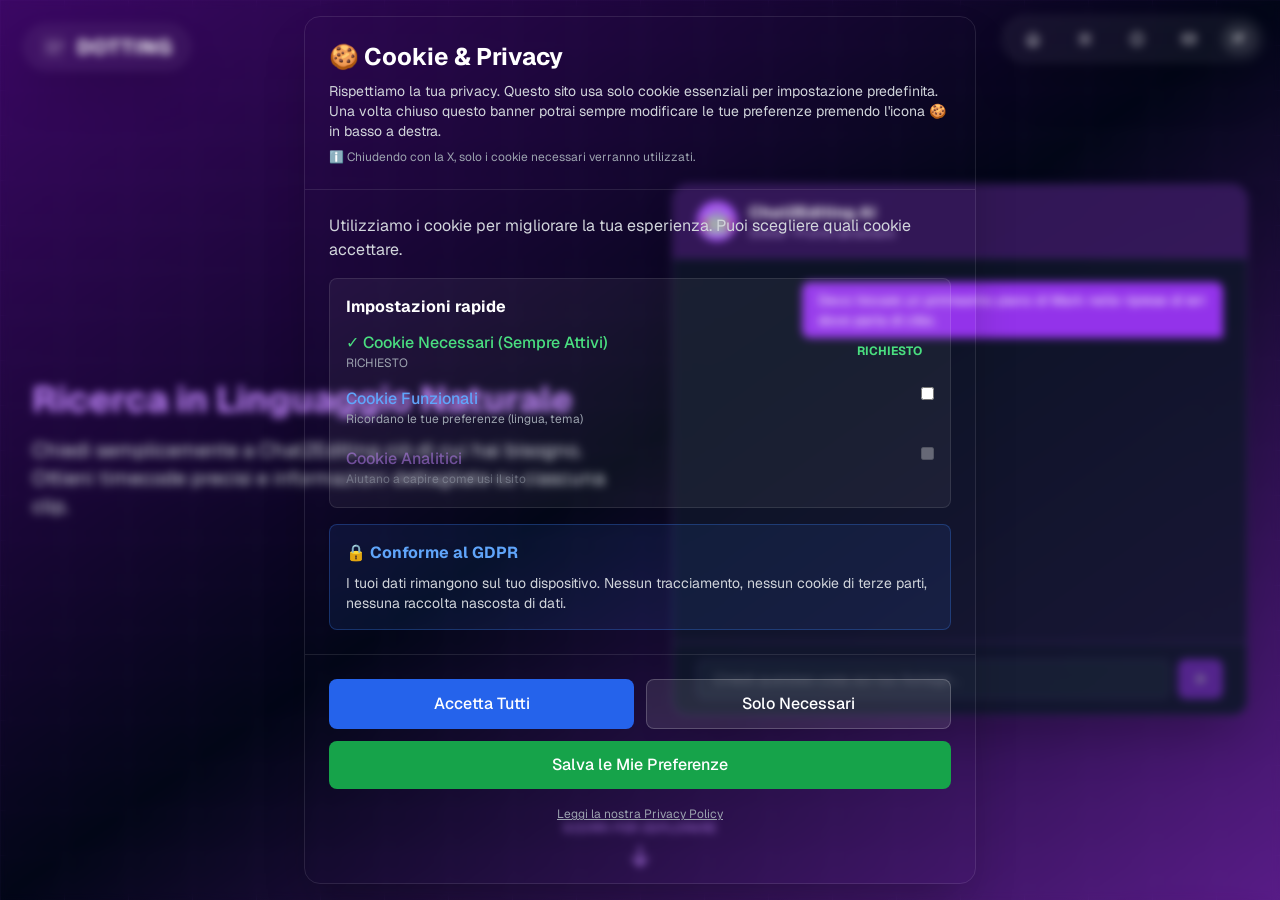
<file: ai-integration.html>
<!DOCTYPE html>
<html lang="it">
<head>
  <meta charset="UTF-8">
  <meta name="viewport" content="width=device-width, initial-scale=1.0">
  <title>AI Integration - Dotting</title>
  <meta name="description" content="AI Integration Chat2Editing by Dotting">
  <link rel="icon" href="images/logo.png" type="image/png">
  <link rel="stylesheet" href="css/tailwind.min.css">
  <link rel="preconnect" href="https://fonts.googleapis.com">
  <link rel="preconnect" href="https://fonts.gstatic.com" crossorigin>
  <link href="https://fonts.googleapis.com/css2?family=Geist:wght@300;400;500;600;700;800&display=swap" rel="stylesheet">
  <link rel="stylesheet" href="css/style.css">
</head>
<body class="antialiased">

  <!-- Logo -->
  <a href="index.html" class="fixed top-7 left-4 md:top-6 md:left-6 z-50">
    <div class="flex items-center gap-3 md:bg-white/5 md:backdrop-blur-xl md:rounded-full md:px-4 md:py-2 md:border md:border-white/10 md:shadow-2xl md:hover:bg-white/10 transition-all duration-300">
      <img src="images/logo.png" alt="Dotting Logo" width="24" height="24" class="w-6 h-6 object-contain">
      <span class="text-white font-bold text-lg md:text-xl tracking-wider hidden md:inline">DOTTING</span>
    </div>
  </a>

  <!-- Desktop Nav -->
  <nav class="hidden md:block fixed top-4 right-4 z-50">
    <div class="flex items-center gap-1 bg-white/5 backdrop-blur-xl rounded-full p-1.5 border border-white/10 shadow-2xl">
      <a href="index.html" data-nav="/" class="px-4 py-2 rounded-full transition-all duration-300 text-white/80 hover:bg-white/10 hover:text-white"><svg class="w-4 h-4" fill="none" stroke="currentColor" viewBox="0 0 24 24"><path stroke-linecap="round" stroke-linejoin="round" stroke-width="2" d="M3 12l2-2m0 0l7-7 7 7M5 10v10a1 1 0 001 1h3m10-11l2 2m-2-2v10a1 1 0 01-1 1h-3m-6 0a1 1 0 001-1v-4a1 1 0 011-1h2a1 1 0 011 1v4a1 1 0 001 1m-6 0h6"/></svg></a>
      <button id="services-btn" class="px-4 py-2 rounded-full text-white/80 hover:bg-white/10 hover:text-white transition-all duration-300"><svg class="w-4 h-4" fill="none" stroke="currentColor" viewBox="0 0 24 24"><path stroke-linecap="round" stroke-linejoin="round" stroke-width="2" d="M4 6h16M4 12h16M4 18h16"/></svg></button>
      <a href="about.html" data-nav="/about" class="px-4 py-2 rounded-full transition-all duration-300 text-white/80 hover:bg-white/10 hover:text-white"><svg class="w-4 h-4" fill="none" stroke="currentColor" viewBox="0 0 24 24"><path stroke-linecap="round" stroke-linejoin="round" stroke-width="2" d="M13 16h-1v-4h-1m1-4h.01M21 12a9 9 0 11-18 0 9 9 0 0118 0z"/></svg></a>
      <a href="contact.html" data-nav="/contact" class="px-4 py-2 rounded-full transition-all duration-300 text-white/80 hover:bg-white/10 hover:text-white"><svg class="w-4 h-4" fill="none" stroke="currentColor" viewBox="0 0 24 24"><path stroke-linecap="round" stroke-linejoin="round" stroke-width="2" d="M3 8l7.89 5.26a2 2 0 002.22 0L21 8M5 19h14a2 2 0 002-2V7a2 2 0 00-2-2H5a2 2 0 00-2 2v10a2 2 0 002 2z"/></svg></a>
      <div class="relative lang-wrapper">
        <button class="lang-toggle lang-current px-3 py-2 rounded-full bg-white/10 text-white/90 hover:bg-white/20 transition-all duration-300 text-xs font-bold tracking-wider ml-1">IT</button>
        <div class="lang-dropdown hidden absolute right-0 mt-2 bg-white/10 backdrop-blur-xl rounded-lg border border-white/20 shadow-2xl overflow-hidden z-50 min-w-[140px]">
          <button class="lang-option block w-full px-4 py-2 text-left text-white hover:bg-white/20 transition-all" data-lang="it">🇮🇹 IT</button>
          <button class="lang-option block w-full px-4 py-2 text-left text-white hover:bg-white/20 transition-all" data-lang="en">🇬🇧 EN</button>
          <button class="lang-option block w-full px-4 py-2 text-left text-white hover:bg-white/20 transition-all" data-lang="es">🇪🇸 ES</button>
        </div>
      </div>
    </div>
  </nav>

  <!-- Mobile Nav -->
  <nav class="md:hidden fixed top-4 right-4 z-50">
    <div class="flex items-center gap-1 bg-white/5 backdrop-blur-xl rounded-full p-1 border border-white/10 shadow-2xl">
      <a href="index.html" data-nav="/" class="p-3 rounded-full transition-all duration-300 text-white/80"><svg class="w-4 h-4" fill="none" stroke="currentColor" viewBox="0 0 24 24"><path stroke-linecap="round" stroke-linejoin="round" stroke-width="2" d="M3 12l2-2m0 0l7-7 7 7M5 10v10a1 1 0 001 1h3m10-11l2 2m-2-2v10a1 1 0 01-1 1h-3m-6 0a1 1 0 001-1v-4a1 1 0 011-1h2a1 1 0 011 1v4a1 1 0 001 1m-6 0h6"/></svg></a>
      <button id="mobile-menu-btn" class="p-3 rounded-full text-white/80 transition-all duration-300"><svg class="w-4 h-4" fill="none" stroke="currentColor" viewBox="0 0 24 24"><path stroke-linecap="round" stroke-linejoin="round" stroke-width="2" d="M4 6h16M4 12h16M4 18h16"/></svg></button>
      <a href="about.html" data-nav="/about" class="p-3 rounded-full transition-all duration-300 text-white/80"><svg class="w-4 h-4" fill="none" stroke="currentColor" viewBox="0 0 24 24"><path stroke-linecap="round" stroke-linejoin="round" stroke-width="2" d="M13 16h-1v-4h-1m1-4h.01M21 12a9 9 0 11-18 0 9 9 0 0118 0z"/></svg></a>
      <a href="contact.html" data-nav="/contact" class="p-3 rounded-full transition-all duration-300 text-white/80"><svg class="w-4 h-4" fill="none" stroke="currentColor" viewBox="0 0 24 24"><path stroke-linecap="round" stroke-linejoin="round" stroke-width="2" d="M3 8l7.89 5.26a2 2 0 002.22 0L21 8M5 19h14a2 2 0 002-2V7a2 2 0 00-2-2H5a2 2 0 00-2 2v10a2 2 0 002 2z"/></svg></a>
      <div class="relative lang-wrapper">
        <button class="lang-toggle lang-current px-2 py-1.5 rounded-full bg-white/10 text-white/90 hover:bg-white/20 transition-all duration-300 text-xs font-bold tracking-wider">IT</button>
        <div class="lang-dropdown hidden absolute right-0 mt-2 bg-white/10 backdrop-blur-xl rounded-lg border border-white/20 shadow-2xl overflow-hidden z-50 min-w-[100px]">
          <button class="lang-option block w-full px-3 py-2 text-left text-white hover:bg-white/20 transition-all text-xs" data-lang="it">🇮🇹 IT</button>
          <button class="lang-option block w-full px-3 py-2 text-left text-white hover:bg-white/20 transition-all text-xs" data-lang="en">🇬🇧 EN</button>
          <button class="lang-option block w-full px-3 py-2 text-left text-white hover:bg-white/20 transition-all text-xs" data-lang="es">🇪🇸 ES</button>
        </div>
      </div>
    </div>
  </nav>

  <!-- Dropdowns -->
  <div id="services-dropdown" class="hidden fixed top-16 right-4 bg-white/5 backdrop-blur-xl rounded-2xl p-2 border border-white/10 shadow-2xl z-40 animate-slide-down">
    <div class="flex flex-col gap-1 min-w-[240px]">
      <a href="remote-infrastructure.html" class="flex items-center gap-3 px-4 py-3 rounded-xl text-white/80 hover:bg-blue-500/20 hover:text-white transition-all border border-transparent hover:border-blue-500/30"><span class="text-sm font-medium">Remote Infrastructure</span></a>
      <a href="ai-integration.html" class="flex items-center gap-3 px-4 py-3 rounded-xl text-white/80 hover:bg-purple-500/20 hover:text-white transition-all border border-transparent hover:border-purple-500/30"><span class="text-sm font-medium">AI Integration</span></a>
      <a href="custom-software.html" class="flex items-center gap-3 px-4 py-3 rounded-xl text-white/80 hover:bg-green-500/20 hover:text-white transition-all border border-transparent hover:border-green-500/30"><span class="text-sm font-medium">Custom Software</span></a>
    </div>
  </div>
  <div id="mobile-menu" class="hidden md:hidden fixed inset-0 bg-black/95 backdrop-blur-xl z-40">
    <div class="flex flex-col items-center justify-center h-full gap-6 p-8">
      <a href="remote-infrastructure.html" class="flex items-center gap-4 px-6 py-4 rounded-2xl text-white bg-blue-500/10 border border-blue-500/30 w-full max-w-sm"><span class="text-lg font-medium">Remote Infrastructure</span></a>
      <a href="ai-integration.html" class="flex items-center gap-4 px-6 py-4 rounded-2xl text-white bg-purple-500/10 border border-purple-500/30 w-full max-w-sm"><span class="text-lg font-medium">AI Integration</span></a>
      <a href="custom-software.html" class="flex items-center gap-4 px-6 py-4 rounded-2xl text-white bg-green-500/10 border border-green-500/30 w-full max-w-sm"><span class="text-lg font-medium">Custom Software</span></a>
      <button onclick="document.getElementById('mobile-menu').classList.add('hidden')" class="mt-8 px-8 py-3 rounded-full bg-white/10 text-white border border-white/20">Close</button>
    </div>
  </div>

  <!-- MAIN CONTENT -->
  <div id="ai-container" class="bg-gradient-to-br from-purple-950 via-slate-950 to-purple-900 text-white h-screen overflow-y-scroll snap-y snap-mandatory custom-scrollbar-purple">
    <!-- Grid Background -->
    <div class="fixed inset-0 pointer-events-none">
      <svg class="w-full h-full" viewBox="0 0 100 100" preserveAspectRatio="none">
        <defs><pattern id="grid-purple" width="5" height="5" patternUnits="userSpaceOnUse"><path d="M 5 0 L 0 0 0 5" fill="none" stroke="rgba(168,85,247,0.1)" stroke-width="0.1"/></pattern></defs>
        <rect width="100" height="100" fill="url(#grid-purple)"/>
      </svg>
    </div>

    <!-- Floating Chat Interface - Right Side (Desktop) -->
    <div class="hidden md:flex fixed right-0 top-0 w-1/2 h-screen items-center justify-center pointer-events-none p-8">
      <div class="w-full max-w-xl bg-slate-900/80 backdrop-blur-xl rounded-2xl border border-purple-500/30 shadow-2xl overflow-hidden">
        <div class="bg-purple-900/50 px-6 py-4 border-b border-purple-500/30">
          <div class="flex items-center gap-3">
            <div class="w-10 h-10 bg-purple-500 rounded-full flex items-center justify-center text-2xl">&#129302;</div>
            <div>
              <h3 class="font-bold text-white">Chat2Editing AI</h3>
              <p class="text-xs text-purple-300" data-i18n="aiIntegration.chatStatus">Online &bull; Pronto ad aiutare</p>
            </div>
          </div>
        </div>
        <div id="chat-messages" class="p-6 h-96 overflow-y-auto space-y-4"></div>
        <div class="px-6 py-4 border-t border-purple-500/30 bg-slate-900/50">
          <div class="flex gap-2">
            <input type="text" data-i18n="aiIntegration.chatPlaceholder" placeholder="Chiedi qualsiasi cosa sul tuo footage..." class="flex-1 bg-slate-800 text-white px-4 py-2 rounded-lg border border-purple-500/30 text-sm opacity-50" disabled>
            <button class="bg-purple-600 text-white px-4 py-2 rounded-lg opacity-50" disabled>➤</button>
          </div>
        </div>
      </div>
    </div>

    <!-- Content Sections - Left Side -->
    <div class="w-full md:mr-auto md:w-1/2">
      <section class="min-h-screen snap-start snap-always flex items-center justify-center p-8">
        <div class="max-w-xl">
          <h2 class="text-4xl font-bold mb-4 text-purple-400" data-i18n="aiIntegration.step1Title">Ricerca in Linguaggio Naturale</h2>
          <p class="text-xl text-gray-300" data-i18n="aiIntegration.step1Desc">Chiedi semplicemente a Chat2Editing ci&ograve; di cui hai bisogno...</p>
        </div>
      </section>

      <section class="min-h-screen snap-start snap-always flex items-center justify-center p-8">
        <div class="max-w-xl">
          <h2 class="text-4xl font-bold mb-4 text-purple-400" data-i18n="aiIntegration.step2Title">Organizza Le Clip</h2>
          <p class="text-xl text-gray-300" data-i18n="aiIntegration.step2Desc">Chat2Editing &egrave; in grado di riconoscere i tipi di inquadrature.</p>
        </div>
      </section>

      <section class="min-h-screen snap-start snap-always flex items-center justify-center p-8">
        <div class="max-w-xl">
          <h2 class="text-4xl font-bold mb-4 text-fuchsia-400" data-i18n="aiIntegration.step3Title">Speech to Text</h2>
          <p class="text-xl text-gray-300" data-i18n="aiIntegration.step3Desc">Ogni parola pronunciata viene trascritta con timecode...</p>
        </div>
      </section>

      <section class="min-h-screen snap-start snap-always flex items-center justify-center p-8">
        <div class="max-w-xl">
          <h2 class="text-4xl font-bold mb-4 text-purple-400" data-i18n="aiIntegration.step4Title">Analisi Intelligente dei Contenuti</h2>
          <p class="text-xl text-gray-300" data-i18n="aiIntegration.step4Desc">Se non trovi quello che cerchi...</p>
        </div>
      </section>

      <section class="min-h-screen snap-start snap-always flex items-center justify-center p-8">
        <div class="max-w-xl">
          <h2 class="text-4xl font-bold mb-4 text-purple-400" data-i18n="aiIntegration.step5Title">Integrazione DaVinci Resolve</h2>
          <p class="text-xl text-gray-300 mb-6" data-i18n="aiIntegration.step5Desc">Tutti i risultati fluiscono in DaVinci Resolve...</p>
          <div class="grid grid-cols-2 gap-4 text-sm">
            <div class="p-4 bg-purple-500/10 rounded-lg border border-purple-500/30">
              <div class="text-2xl font-bold text-purple-400 mb-2">10x</div>
              <div class="text-gray-400" data-i18n="aiIntegration.faster">Workflow Pi&ugrave; Veloce</div>
            </div>
            <div class="p-4 bg-fuchsia-500/10 rounded-lg border border-fuchsia-500/30">
              <div class="text-2xl font-bold text-fuchsia-400 mb-2">100%</div>
              <div class="text-gray-400" data-i18n="aiIntegration.searchable">Ricercabile</div>
            </div>
            <div class="p-4 bg-pink-500/10 rounded-lg border border-pink-500/30">
              <div class="text-2xl font-bold text-pink-400 mb-2">AI</div>
              <div class="text-gray-400" data-i18n="aiIntegration.powered">Alimentato</div>
            </div>
            <div class="p-4 bg-violet-500/10 rounded-lg border border-violet-500/30">
              <div class="text-2xl font-bold text-violet-400 mb-2">&infin;</div>
              <div class="text-gray-400" data-i18n="aiIntegration.possibilities">Possibilit&agrave;</div>
            </div>
          </div>
        </div>
      </section>
    </div>

    <!-- Scroll Indicator -->
    <div id="ai-scroll-indicator" class="fixed bottom-8 left-0 right-0 text-center text-purple-400 text-sm">
      <div class="flex flex-col items-center gap-2">
        <div class="text-xs uppercase tracking-wider" data-i18n="aiIntegration.scrollToExplore">Scorri per esplorare</div>
        <svg class="w-6 h-6 animate-bounce" fill="none" stroke="currentColor" viewBox="0 0 24 24"><path stroke-linecap="round" stroke-linejoin="round" stroke-width="2" d="M19 14l-7 7m0 0l-7-7m7 7V3"/></svg>
      </div>
    </div>
  </div>

  <script src="js/translations.js"></script>
  <script src="js/app.js"></script>
  <script>
    // Chat animation driven by scroll
    (function() {
      var container = document.getElementById('ai-container');
      var chatEl = document.getElementById('chat-messages');
      var indicator = document.getElementById('ai-scroll-indicator');
      var currentPhase = -1;
      var animating = false;

      function getChatSequences() {
        var t = window.dotting.getT().aiIntegration;
        return [
          [{ text: t.chat0_1, isUser: true }, { text: t.chat0_2, isUser: false }, { text: t.chat0_3, isUser: false }],
          [{ text: t.chat1_1, isUser: true }, { text: t.chat1_2, isUser: false }, { text: t.chat1_3, isUser: false }],
          [{ text: t.chat2_1, isUser: true }, { text: t.chat2_2, isUser: false }, { text: t.chat2_3, isUser: false }],
          [{ text: t.chat3_1, isUser: true }, { text: t.chat3_2, isUser: false }, { text: t.chat3_3, isUser: false }],
          [{ text: t.chat4_1, isUser: true }, { text: t.chat4_2, isUser: false }, { text: t.chat4_3, isUser: false }]
        ];
      }

      function renderMessages(phase) {
        if (animating) return;
        animating = true;
        chatEl.innerHTML = '';
        var sequence = getChatSequences()[phase];
        if (!sequence) { animating = false; return; }

        var i = 0;
        function addNext() {
          if (i >= sequence.length) { animating = false; return; }
          var msg = sequence[i];
          var div = document.createElement('div');
          div.className = 'flex ' + (msg.isUser ? 'justify-end' : 'justify-start') + ' chat-message';
          div.innerHTML = '<div class="max-w-[80%] px-4 py-2 rounded-lg ' +
            (msg.isUser ? 'bg-purple-600 text-white rounded-br-sm' : 'bg-slate-800 text-purple-100 border border-purple-500/30 rounded-bl-sm') +
            '"><p class="text-sm">' + msg.text + '</p></div>';
          chatEl.appendChild(div);
          chatEl.scrollTop = chatEl.scrollHeight;
          i++;
          setTimeout(addNext, 1200);
        }
        setTimeout(addNext, 300);
      }

      if (container) {
        container.addEventListener('scroll', function() {
          var scrollTop = container.scrollTop;
          var scrollHeight = container.scrollHeight - container.clientHeight;
          var progress = scrollTop / scrollHeight;

          if (scrollTop > 50 && indicator) indicator.style.display = 'none';

          var newPhase = Math.min(Math.floor(progress * 5), 4);
          if (newPhase !== currentPhase) {
            currentPhase = newPhase;
            renderMessages(currentPhase);
          }
        });

        // Initial render
        setTimeout(function() { renderMessages(0); currentPhase = 0; }, 500);
      }

      // Re-render on language change
      document.addEventListener('langchange', function() {
        if (currentPhase >= 0) renderMessages(currentPhase);
      });
    })();
  </script>
</body>
</html>
</file>
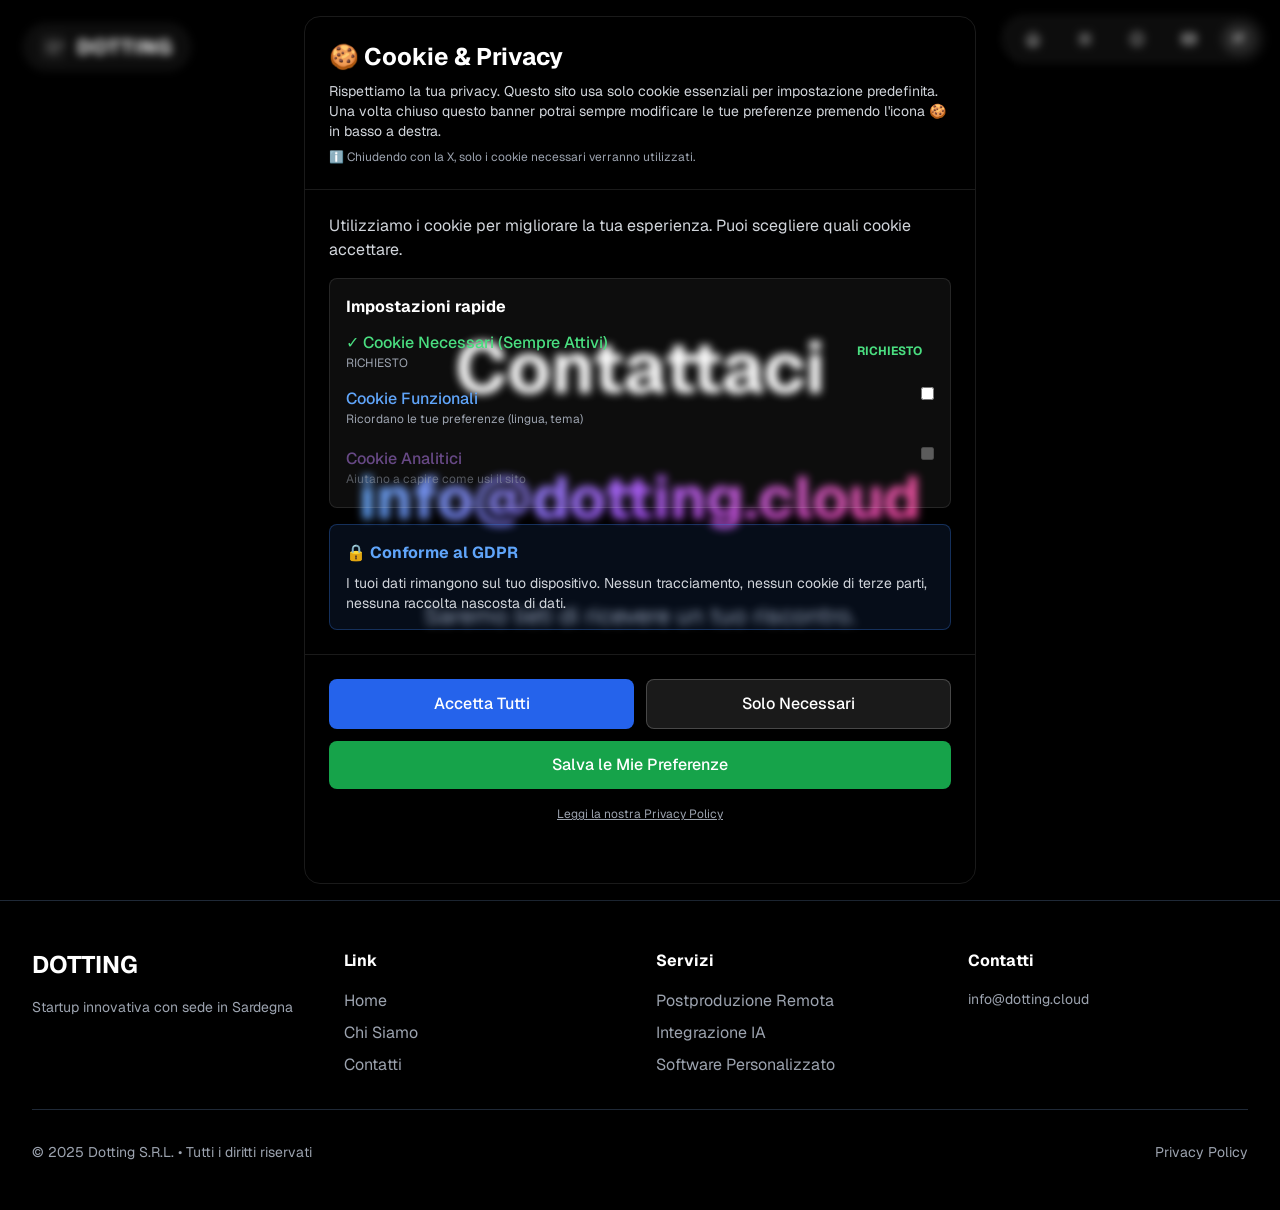
<file: contact.html>
<!DOCTYPE html>
<html lang="it">
<head>
  <meta charset="UTF-8">
  <meta name="viewport" content="width=device-width, initial-scale=1.0">
  <title>Contact - Dotting</title>
  <meta name="description" content="Contact Dotting - info@dotting.cloud">
  <link rel="icon" href="images/logo.png" type="image/png">
  <link rel="stylesheet" href="css/tailwind.min.css">
  <link rel="preconnect" href="https://fonts.googleapis.com">
  <link rel="preconnect" href="https://fonts.gstatic.com" crossorigin>
  <link href="https://fonts.googleapis.com/css2?family=Geist:wght@300;400;500;600;700;800&display=swap" rel="stylesheet">
  <link rel="stylesheet" href="css/style.css">
</head>
<body class="antialiased bg-black text-white">

  <!-- Logo -->
  <a href="index.html" class="fixed top-7 left-4 md:top-6 md:left-6 z-50">
    <div class="flex items-center gap-3 md:bg-white/5 md:backdrop-blur-xl md:rounded-full md:px-4 md:py-2 md:border md:border-white/10 md:shadow-2xl md:hover:bg-white/10 transition-all duration-300">
      <img src="images/logo.png" alt="Dotting Logo" width="24" height="24" class="w-6 h-6 object-contain">
      <span class="text-white font-bold text-lg md:text-xl tracking-wider hidden md:inline">DOTTING</span>
    </div>
  </a>

  <!-- Desktop Nav -->
  <nav class="hidden md:block fixed top-4 right-4 z-50">
    <div class="flex items-center gap-1 bg-white/5 backdrop-blur-xl rounded-full p-1.5 border border-white/10 shadow-2xl">
      <a href="index.html" data-nav="/" class="px-4 py-2 rounded-full transition-all duration-300 text-white/80 hover:bg-white/10 hover:text-white"><svg class="w-4 h-4" fill="none" stroke="currentColor" viewBox="0 0 24 24"><path stroke-linecap="round" stroke-linejoin="round" stroke-width="2" d="M3 12l2-2m0 0l7-7 7 7M5 10v10a1 1 0 001 1h3m10-11l2 2m-2-2v10a1 1 0 01-1 1h-3m-6 0a1 1 0 001-1v-4a1 1 0 011-1h2a1 1 0 011 1v4a1 1 0 001 1m-6 0h6"/></svg></a>
      <button id="services-btn" class="px-4 py-2 rounded-full text-white/80 hover:bg-white/10 hover:text-white transition-all duration-300"><svg class="w-4 h-4" fill="none" stroke="currentColor" viewBox="0 0 24 24"><path stroke-linecap="round" stroke-linejoin="round" stroke-width="2" d="M4 6h16M4 12h16M4 18h16"/></svg></button>
      <a href="about.html" data-nav="/about" class="px-4 py-2 rounded-full transition-all duration-300 text-white/80 hover:bg-white/10 hover:text-white"><svg class="w-4 h-4" fill="none" stroke="currentColor" viewBox="0 0 24 24"><path stroke-linecap="round" stroke-linejoin="round" stroke-width="2" d="M13 16h-1v-4h-1m1-4h.01M21 12a9 9 0 11-18 0 9 9 0 0118 0z"/></svg></a>
      <a href="contact.html" data-nav="/contact" class="px-4 py-2 rounded-full transition-all duration-300 text-white/80 hover:bg-white/10 hover:text-white"><svg class="w-4 h-4" fill="none" stroke="currentColor" viewBox="0 0 24 24"><path stroke-linecap="round" stroke-linejoin="round" stroke-width="2" d="M3 8l7.89 5.26a2 2 0 002.22 0L21 8M5 19h14a2 2 0 002-2V7a2 2 0 00-2-2H5a2 2 0 00-2 2v10a2 2 0 002 2z"/></svg></a>
      <div class="relative lang-wrapper">
        <button class="lang-toggle lang-current px-3 py-2 rounded-full bg-white/10 text-white/90 hover:bg-white/20 transition-all duration-300 text-xs font-bold tracking-wider ml-1">IT</button>
        <div class="lang-dropdown hidden absolute right-0 mt-2 bg-white/10 backdrop-blur-xl rounded-lg border border-white/20 shadow-2xl overflow-hidden z-50 min-w-[140px]">
          <button class="lang-option block w-full px-4 py-2 text-left text-white hover:bg-white/20 transition-all" data-lang="it">🇮🇹 IT</button>
          <button class="lang-option block w-full px-4 py-2 text-left text-white hover:bg-white/20 transition-all" data-lang="en">🇬🇧 EN</button>
          <button class="lang-option block w-full px-4 py-2 text-left text-white hover:bg-white/20 transition-all" data-lang="es">🇪🇸 ES</button>
        </div>
      </div>
    </div>
  </nav>

  <!-- Mobile Nav -->
  <nav class="md:hidden fixed top-4 right-4 z-50">
    <div class="flex items-center gap-1 bg-white/5 backdrop-blur-xl rounded-full p-1 border border-white/10 shadow-2xl">
      <a href="index.html" data-nav="/" class="p-3 rounded-full transition-all duration-300 text-white/80"><svg class="w-4 h-4" fill="none" stroke="currentColor" viewBox="0 0 24 24"><path stroke-linecap="round" stroke-linejoin="round" stroke-width="2" d="M3 12l2-2m0 0l7-7 7 7M5 10v10a1 1 0 001 1h3m10-11l2 2m-2-2v10a1 1 0 01-1 1h-3m-6 0a1 1 0 001-1v-4a1 1 0 011-1h2a1 1 0 011 1v4a1 1 0 001 1m-6 0h6"/></svg></a>
      <button id="mobile-menu-btn" class="p-3 rounded-full text-white/80 transition-all duration-300"><svg class="w-4 h-4" fill="none" stroke="currentColor" viewBox="0 0 24 24"><path stroke-linecap="round" stroke-linejoin="round" stroke-width="2" d="M4 6h16M4 12h16M4 18h16"/></svg></button>
      <a href="about.html" data-nav="/about" class="p-3 rounded-full transition-all duration-300 text-white/80"><svg class="w-4 h-4" fill="none" stroke="currentColor" viewBox="0 0 24 24"><path stroke-linecap="round" stroke-linejoin="round" stroke-width="2" d="M13 16h-1v-4h-1m1-4h.01M21 12a9 9 0 11-18 0 9 9 0 0118 0z"/></svg></a>
      <a href="contact.html" data-nav="/contact" class="p-3 rounded-full transition-all duration-300 text-white/80"><svg class="w-4 h-4" fill="none" stroke="currentColor" viewBox="0 0 24 24"><path stroke-linecap="round" stroke-linejoin="round" stroke-width="2" d="M3 8l7.89 5.26a2 2 0 002.22 0L21 8M5 19h14a2 2 0 002-2V7a2 2 0 00-2-2H5a2 2 0 00-2 2v10a2 2 0 002 2z"/></svg></a>
      <div class="relative lang-wrapper">
        <button class="lang-toggle lang-current px-2 py-1.5 rounded-full bg-white/10 text-white/90 hover:bg-white/20 transition-all duration-300 text-xs font-bold tracking-wider">IT</button>
        <div class="lang-dropdown hidden absolute right-0 mt-2 bg-white/10 backdrop-blur-xl rounded-lg border border-white/20 shadow-2xl overflow-hidden z-50 min-w-[100px]">
          <button class="lang-option block w-full px-3 py-2 text-left text-white hover:bg-white/20 transition-all text-xs" data-lang="it">🇮🇹 IT</button>
          <button class="lang-option block w-full px-3 py-2 text-left text-white hover:bg-white/20 transition-all text-xs" data-lang="en">🇬🇧 EN</button>
          <button class="lang-option block w-full px-3 py-2 text-left text-white hover:bg-white/20 transition-all text-xs" data-lang="es">🇪🇸 ES</button>
        </div>
      </div>
    </div>
  </nav>

  <!-- Services Dropdown & Mobile Menu -->
  <div id="services-dropdown" class="hidden fixed top-16 right-4 bg-white/5 backdrop-blur-xl rounded-2xl p-2 border border-white/10 shadow-2xl z-40 animate-slide-down">
    <div class="flex flex-col gap-1 min-w-[240px]">
      <a href="remote-infrastructure.html" class="flex items-center gap-3 px-4 py-3 rounded-xl text-white/80 hover:bg-blue-500/20 hover:text-white transition-all border border-transparent hover:border-blue-500/30"><span class="text-sm font-medium">Remote Infrastructure</span></a>
      <a href="ai-integration.html" class="flex items-center gap-3 px-4 py-3 rounded-xl text-white/80 hover:bg-purple-500/20 hover:text-white transition-all border border-transparent hover:border-purple-500/30"><span class="text-sm font-medium">AI Integration</span></a>
      <a href="custom-software.html" class="flex items-center gap-3 px-4 py-3 rounded-xl text-white/80 hover:bg-green-500/20 hover:text-white transition-all border border-transparent hover:border-green-500/30"><span class="text-sm font-medium">Custom Software</span></a>
    </div>
  </div>
  <div id="mobile-menu" class="hidden md:hidden fixed inset-0 bg-black/95 backdrop-blur-xl z-40">
    <div class="flex flex-col items-center justify-center h-full gap-6 p-8">
      <a href="remote-infrastructure.html" class="flex items-center gap-4 px-6 py-4 rounded-2xl text-white bg-blue-500/10 border border-blue-500/30 w-full max-w-sm"><span class="text-lg font-medium">Remote Infrastructure</span></a>
      <a href="ai-integration.html" class="flex items-center gap-4 px-6 py-4 rounded-2xl text-white bg-purple-500/10 border border-purple-500/30 w-full max-w-sm"><span class="text-lg font-medium">AI Integration</span></a>
      <a href="custom-software.html" class="flex items-center gap-4 px-6 py-4 rounded-2xl text-white bg-green-500/10 border border-green-500/30 w-full max-w-sm"><span class="text-lg font-medium">Custom Software</span></a>
      <button onclick="document.getElementById('mobile-menu').classList.add('hidden')" class="mt-8 px-8 py-3 rounded-full bg-white/10 text-white border border-white/20">Close</button>
    </div>
  </div>

  <!-- MAIN CONTENT -->
  <main class="min-h-screen bg-black text-white pt-16 md:pt-24 px-4 md:px-8 pb-24 md:pb-8 flex items-center justify-center">
    <div class="max-w-4xl mx-auto text-center">
      <h1 class="text-5xl md:text-7xl font-bold mb-8 md:mb-12 text-white animate-fade-in" data-i18n="contact.title">Contattaci</h1>
      <div class="relative py-4">
        <a href="mailto:info@dotting.cloud" class="text-4xl md:text-6xl font-bold text-transparent bg-clip-text bg-gradient-to-r from-blue-400 via-purple-500 to-pink-500 hover:from-pink-500 hover:via-purple-500 hover:to-blue-400 transition-all duration-500 inline-block animate-pulse-slow pb-2">
          info@dotting.cloud
        </a>
        <div class="absolute -inset-4 bg-gradient-to-r from-blue-500/20 via-purple-500/20 to-pink-500/20 blur-xl animate-pulse-slow -z-10"></div>
      </div>
      <p class="text-xl md:text-2xl text-gray-400 mt-12 animate-fade-in-delay" data-i18n="contact.subtitle">Saremo lieti di ricevere un tuo riscontro.</p>
    </div>
  </main>

  <!-- Footer -->
  <footer class="bg-black border-t border-gray-800 text-white py-8 md:py-12 pb-24 md:pb-12 relative z-50">
    <div class="max-w-7xl mx-auto px-4 md:px-8">
      <div class="grid grid-cols-1 sm:grid-cols-2 lg:grid-cols-4 gap-6 md:gap-8 mb-6 md:mb-8">
        <div class="text-center sm:text-left">
          <h3 class="text-xl md:text-2xl font-bold mb-3 md:mb-4">DOTTING</h3>
          <p class="text-gray-400 text-xs md:text-sm" data-i18n="footer.company">Startup innovativa con sede in Sardegna</p>
        </div>
        <div class="text-center sm:text-left">
          <h4 class="font-bold mb-3 md:mb-4 text-sm md:text-base" data-i18n="footer.linksTitle">Link</h4>
          <ul class="space-y-2">
            <li><a href="index.html" class="text-gray-400 hover:text-white transition-colors text-sm md:text-base" data-i18n="footer.link_home">Home</a></li>
            <li><a href="about.html" class="text-gray-400 hover:text-white transition-colors text-sm md:text-base" data-i18n="footer.link_about">Chi Siamo</a></li>
            <li><a href="contact.html" class="text-gray-400 hover:text-white transition-colors text-sm md:text-base" data-i18n="footer.link_contact">Contatti</a></li>
          </ul>
        </div>
        <div class="text-center sm:text-left">
          <h4 class="font-bold mb-3 md:mb-4 text-sm md:text-base" data-i18n="footer.servicesTitle">Servizi</h4>
          <ul class="space-y-2 text-gray-400 text-xs md:text-sm">
            <li><a href="remote-infrastructure.html" class="text-gray-400 hover:text-white transition-colors text-sm md:text-base" data-i18n="footer.service1">Postproduzione Remota</a></li>
            <li><a href="ai-integration.html" class="text-gray-400 hover:text-white transition-colors text-sm md:text-base" data-i18n="footer.service2">Integrazione IA</a></li>
            <li><a href="custom-software.html" class="text-gray-400 hover:text-white transition-colors text-sm md:text-base" data-i18n="footer.service3">Software Personalizzato</a></li>
          </ul>
        </div>
        <div class="text-center sm:text-left">
          <h4 class="font-bold mb-3 md:mb-4 text-sm md:text-base" data-i18n="footer.contactTitle">Contatti</h4>
          <ul class="space-y-2 text-gray-400 text-xs md:text-sm">
            <li data-i18n="footer.email">info@dotting.cloud</li>
          </ul>
        </div>
      </div>
      <div class="border-t border-gray-800 pt-6 md:pt-8 flex flex-col md:flex-row justify-between items-center text-xs md:text-sm text-gray-400 space-y-4 md:space-y-0">
        <p class="text-center md:text-left"><span data-i18n="footer.copyright">&copy; 2025 Dotting S.R.L.</span> &bull; <span data-i18n="footer.allRightsReserved">Tutti i diritti riservati</span></p>
        <div class="flex gap-4 md:gap-6">
          <a href="privacy.html" class="hover:text-white transition-colors" data-i18n="footer.privacyPolicy">Privacy Policy</a>
        </div>
      </div>
    </div>
  </footer>

  <script src="js/translations.js"></script>
  <script src="js/app.js"></script>
</body>
</html>
</file>
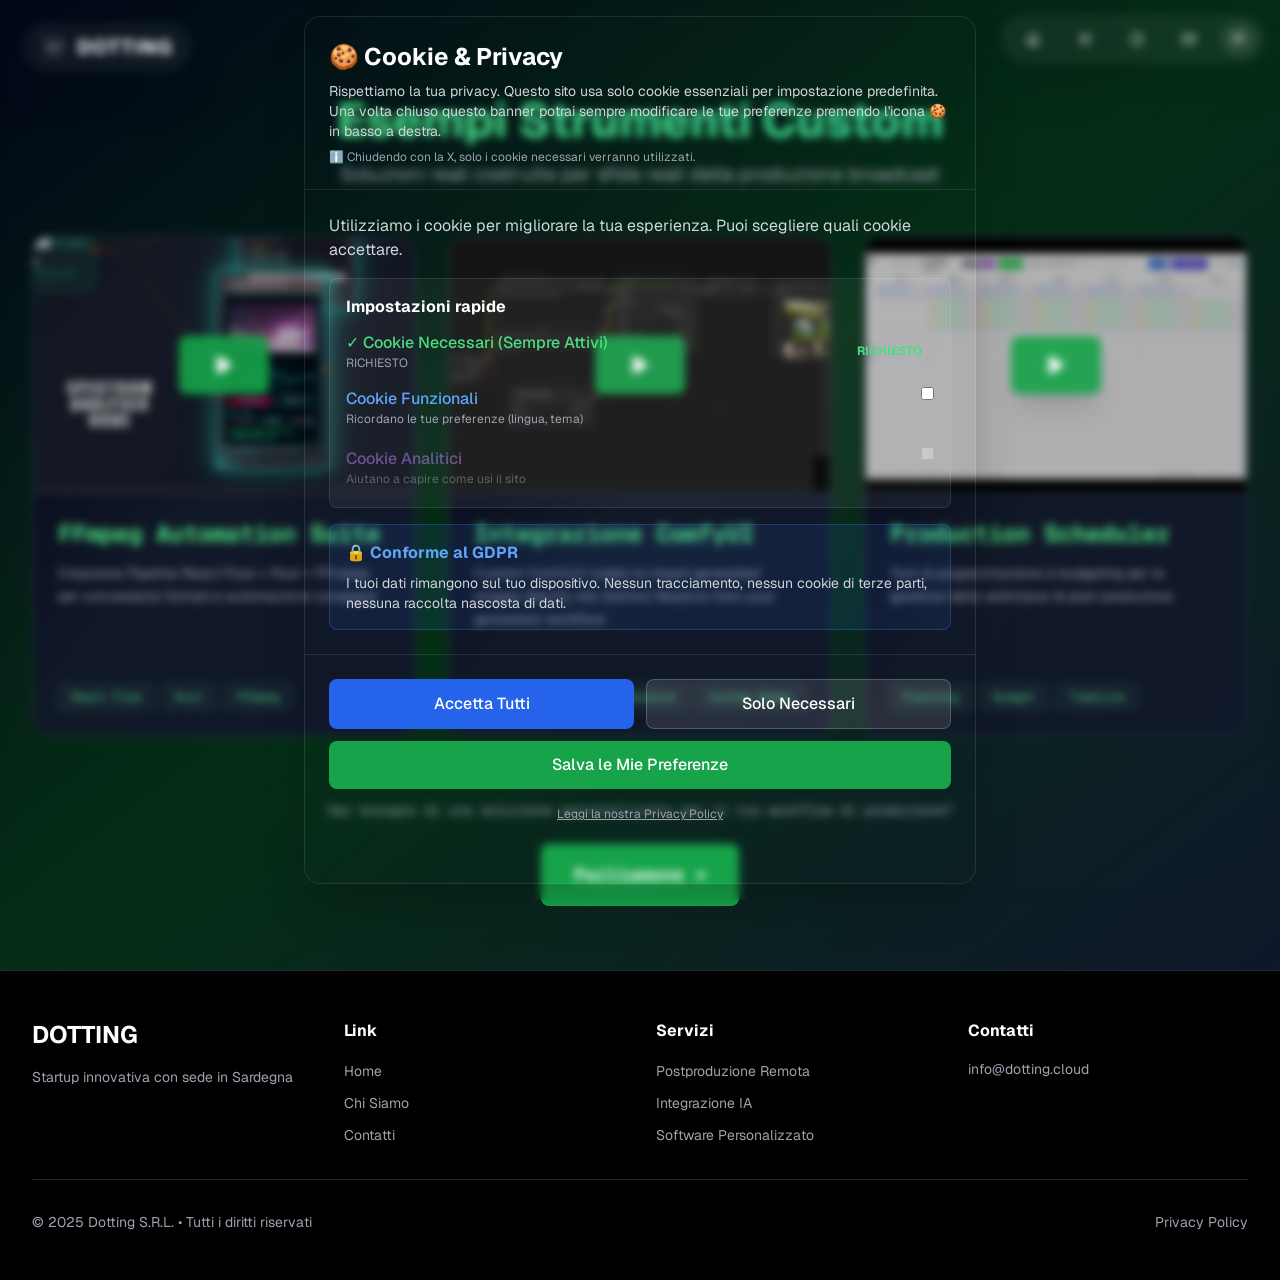
<file: custom-software.html>
<!DOCTYPE html>
<html lang="it">
<head>
  <meta charset="UTF-8">
  <meta name="viewport" content="width=device-width, initial-scale=1.0">
  <title>Custom Software - Dotting</title>
  <meta name="description" content="Custom Broadcast Software Tools by Dotting">
  <link rel="icon" href="images/logo.png" type="image/png">
  <link rel="stylesheet" href="css/tailwind.min.css">
  <link rel="preconnect" href="https://fonts.googleapis.com">
  <link rel="preconnect" href="https://fonts.gstatic.com" crossorigin>
  <link href="https://fonts.googleapis.com/css2?family=Geist:wght@300;400;500;600;700;800&family=Geist+Mono:wght@400;500;600&display=swap" rel="stylesheet">
  <link rel="stylesheet" href="css/style.css">
</head>
<body class="antialiased">

  <!-- Logo -->
  <a href="index.html" class="fixed top-7 left-4 md:top-6 md:left-6 z-50">
    <div class="flex items-center gap-3 md:bg-white/5 md:backdrop-blur-xl md:rounded-full md:px-4 md:py-2 md:border md:border-white/10 md:shadow-2xl md:hover:bg-white/10 transition-all duration-300">
      <img src="images/logo.png" alt="Dotting Logo" width="24" height="24" class="w-6 h-6 object-contain">
      <span class="text-white font-bold text-lg md:text-xl tracking-wider hidden md:inline">DOTTING</span>
    </div>
  </a>

  <!-- Desktop Nav -->
  <nav class="hidden md:block fixed top-4 right-4 z-50">
    <div class="flex items-center gap-1 bg-white/5 backdrop-blur-xl rounded-full p-1.5 border border-white/10 shadow-2xl">
      <a href="index.html" data-nav="/" class="px-4 py-2 rounded-full transition-all duration-300 text-white/80 hover:bg-white/10 hover:text-white"><svg class="w-4 h-4" fill="none" stroke="currentColor" viewBox="0 0 24 24"><path stroke-linecap="round" stroke-linejoin="round" stroke-width="2" d="M3 12l2-2m0 0l7-7 7 7M5 10v10a1 1 0 001 1h3m10-11l2 2m-2-2v10a1 1 0 01-1 1h-3m-6 0a1 1 0 001-1v-4a1 1 0 011-1h2a1 1 0 011 1v4a1 1 0 001 1m-6 0h6"/></svg></a>
      <button id="services-btn" class="px-4 py-2 rounded-full text-white/80 hover:bg-white/10 hover:text-white transition-all duration-300"><svg class="w-4 h-4" fill="none" stroke="currentColor" viewBox="0 0 24 24"><path stroke-linecap="round" stroke-linejoin="round" stroke-width="2" d="M4 6h16M4 12h16M4 18h16"/></svg></button>
      <a href="about.html" data-nav="/about" class="px-4 py-2 rounded-full transition-all duration-300 text-white/80 hover:bg-white/10 hover:text-white"><svg class="w-4 h-4" fill="none" stroke="currentColor" viewBox="0 0 24 24"><path stroke-linecap="round" stroke-linejoin="round" stroke-width="2" d="M13 16h-1v-4h-1m1-4h.01M21 12a9 9 0 11-18 0 9 9 0 0118 0z"/></svg></a>
      <a href="contact.html" data-nav="/contact" class="px-4 py-2 rounded-full transition-all duration-300 text-white/80 hover:bg-white/10 hover:text-white"><svg class="w-4 h-4" fill="none" stroke="currentColor" viewBox="0 0 24 24"><path stroke-linecap="round" stroke-linejoin="round" stroke-width="2" d="M3 8l7.89 5.26a2 2 0 002.22 0L21 8M5 19h14a2 2 0 002-2V7a2 2 0 00-2-2H5a2 2 0 00-2 2v10a2 2 0 002 2z"/></svg></a>
      <div class="relative lang-wrapper">
        <button class="lang-toggle lang-current px-3 py-2 rounded-full bg-white/10 text-white/90 hover:bg-white/20 transition-all duration-300 text-xs font-bold tracking-wider ml-1">IT</button>
        <div class="lang-dropdown hidden absolute right-0 mt-2 bg-white/10 backdrop-blur-xl rounded-lg border border-white/20 shadow-2xl overflow-hidden z-50 min-w-[140px]">
          <button class="lang-option block w-full px-4 py-2 text-left text-white hover:bg-white/20 transition-all" data-lang="it">🇮🇹 IT</button>
          <button class="lang-option block w-full px-4 py-2 text-left text-white hover:bg-white/20 transition-all" data-lang="en">🇬🇧 EN</button>
          <button class="lang-option block w-full px-4 py-2 text-left text-white hover:bg-white/20 transition-all" data-lang="es">🇪🇸 ES</button>
        </div>
      </div>
    </div>
  </nav>

  <!-- Mobile Nav -->
  <nav class="md:hidden fixed top-4 right-4 z-50">
    <div class="flex items-center gap-1 bg-white/5 backdrop-blur-xl rounded-full p-1 border border-white/10 shadow-2xl">
      <a href="index.html" data-nav="/" class="p-3 rounded-full transition-all duration-300 text-white/80"><svg class="w-4 h-4" fill="none" stroke="currentColor" viewBox="0 0 24 24"><path stroke-linecap="round" stroke-linejoin="round" stroke-width="2" d="M3 12l2-2m0 0l7-7 7 7M5 10v10a1 1 0 001 1h3m10-11l2 2m-2-2v10a1 1 0 01-1 1h-3m-6 0a1 1 0 001-1v-4a1 1 0 011-1h2a1 1 0 011 1v4a1 1 0 001 1m-6 0h6"/></svg></a>
      <button id="mobile-menu-btn" class="p-3 rounded-full text-white/80 transition-all duration-300"><svg class="w-4 h-4" fill="none" stroke="currentColor" viewBox="0 0 24 24"><path stroke-linecap="round" stroke-linejoin="round" stroke-width="2" d="M4 6h16M4 12h16M4 18h16"/></svg></button>
      <a href="about.html" data-nav="/about" class="p-3 rounded-full transition-all duration-300 text-white/80"><svg class="w-4 h-4" fill="none" stroke="currentColor" viewBox="0 0 24 24"><path stroke-linecap="round" stroke-linejoin="round" stroke-width="2" d="M13 16h-1v-4h-1m1-4h.01M21 12a9 9 0 11-18 0 9 9 0 0118 0z"/></svg></a>
      <a href="contact.html" data-nav="/contact" class="p-3 rounded-full transition-all duration-300 text-white/80"><svg class="w-4 h-4" fill="none" stroke="currentColor" viewBox="0 0 24 24"><path stroke-linecap="round" stroke-linejoin="round" stroke-width="2" d="M3 8l7.89 5.26a2 2 0 002.22 0L21 8M5 19h14a2 2 0 002-2V7a2 2 0 00-2-2H5a2 2 0 00-2 2v10a2 2 0 002 2z"/></svg></a>
      <div class="relative lang-wrapper">
        <button class="lang-toggle lang-current px-2 py-1.5 rounded-full bg-white/10 text-white/90 hover:bg-white/20 transition-all duration-300 text-xs font-bold tracking-wider">IT</button>
        <div class="lang-dropdown hidden absolute right-0 mt-2 bg-white/10 backdrop-blur-xl rounded-lg border border-white/20 shadow-2xl overflow-hidden z-50 min-w-[100px]">
          <button class="lang-option block w-full px-3 py-2 text-left text-white hover:bg-white/20 transition-all text-xs" data-lang="it">🇮🇹 IT</button>
          <button class="lang-option block w-full px-3 py-2 text-left text-white hover:bg-white/20 transition-all text-xs" data-lang="en">🇬🇧 EN</button>
          <button class="lang-option block w-full px-3 py-2 text-left text-white hover:bg-white/20 transition-all text-xs" data-lang="es">🇪🇸 ES</button>
        </div>
      </div>
    </div>
  </nav>

  <!-- Dropdowns -->
  <div id="services-dropdown" class="hidden fixed top-16 right-4 bg-white/5 backdrop-blur-xl rounded-2xl p-2 border border-white/10 shadow-2xl z-40 animate-slide-down">
    <div class="flex flex-col gap-1 min-w-[240px]">
      <a href="remote-infrastructure.html" class="flex items-center gap-3 px-4 py-3 rounded-xl text-white/80 hover:bg-blue-500/20 hover:text-white transition-all border border-transparent hover:border-blue-500/30"><span class="text-sm font-medium">Remote Infrastructure</span></a>
      <a href="ai-integration.html" class="flex items-center gap-3 px-4 py-3 rounded-xl text-white/80 hover:bg-purple-500/20 hover:text-white transition-all border border-transparent hover:border-purple-500/30"><span class="text-sm font-medium">AI Integration</span></a>
      <a href="custom-software.html" class="flex items-center gap-3 px-4 py-3 rounded-xl text-white/80 hover:bg-green-500/20 hover:text-white transition-all border border-transparent hover:border-green-500/30"><span class="text-sm font-medium">Custom Software</span></a>
    </div>
  </div>
  <div id="mobile-menu" class="hidden md:hidden fixed inset-0 bg-black/95 backdrop-blur-xl z-40">
    <div class="flex flex-col items-center justify-center h-full gap-6 p-8">
      <a href="remote-infrastructure.html" class="flex items-center gap-4 px-6 py-4 rounded-2xl text-white bg-blue-500/10 border border-blue-500/30 w-full max-w-sm"><span class="text-lg font-medium">Remote Infrastructure</span></a>
      <a href="ai-integration.html" class="flex items-center gap-4 px-6 py-4 rounded-2xl text-white bg-purple-500/10 border border-purple-500/30 w-full max-w-sm"><span class="text-lg font-medium">AI Integration</span></a>
      <a href="custom-software.html" class="flex items-center gap-4 px-6 py-4 rounded-2xl text-white bg-green-500/10 border border-green-500/30 w-full max-w-sm"><span class="text-lg font-medium">Custom Software</span></a>
      <button onclick="document.getElementById('mobile-menu').classList.add('hidden')" class="mt-8 px-8 py-3 rounded-full bg-white/10 text-white border border-white/20">Close</button>
    </div>
  </div>

  <!-- MAIN CONTENT: Tool Gallery -->
  <section class="py-16 pt-24 px-4 md:px-8 relative bg-gradient-to-br from-slate-950 via-green-950 to-slate-900 min-h-screen">
    <div class="max-w-7xl mx-auto relative z-10">
      <!-- Section Header -->
      <div class="text-center mb-12">
        <h2 class="text-4xl md:text-5xl font-bold mb-4 text-transparent bg-clip-text bg-gradient-to-r from-green-400 to-emerald-400" data-i18n="software.galleryTitle">Esempi Strumenti Custom</h2>
        <p class="text-xl text-gray-400 max-w-2xl mx-auto" data-i18n="software.gallerySubtitle">Soluzioni reali costruite per sfide reali</p>
      </div>

      <!-- Gallery Grid -->
      <div class="grid grid-cols-1 lg:grid-cols-3 gap-8" id="tools-grid">
        <!-- Tool 1: FFmpeg -->
        <div class="group relative">
          <div class="relative h-[500px] bg-gradient-to-br from-slate-950 via-gray-900 to-slate-900 rounded-2xl overflow-hidden border-2 border-gray-800 transition-all duration-500 hover:border-green-400/50 hover:shadow-2xl hover:shadow-green-400/20 hover:-translate-y-2">
            <div class="relative h-64 overflow-hidden bg-black border-b-2 border-gray-800">
              <img src="images/thumbnail/ffmpeg-preview.jpg" alt="FFmpeg Automation Suite" class="w-full h-full object-cover">
              <div class="absolute inset-0 bg-black/30 group-hover:bg-black/50 transition-all duration-300"></div>
              <button class="video-play absolute inset-0 flex items-center justify-center" data-video="videos/ffmpeg.mp4">
                <div class="px-8 py-4 bg-green-600/90 hover:bg-green-500 rounded-lg text-white font-mono font-semibold transition-all duration-300 hover:scale-105 flex items-center gap-3 shadow-xl border border-green-500/30 backdrop-blur-sm">
                  <svg class="w-6 h-6" fill="currentColor" viewBox="0 0 20 20"><path d="M6.3 2.841A1.5 1.5 0 004 4.11V15.89a1.5 1.5 0 002.3 1.269l9.344-5.89a1.5 1.5 0 000-2.538L6.3 2.84z"/></svg>
                </div>
              </button>
            </div>
            <div class="p-6 flex flex-col h-[calc(100%-16rem)]">
              <div class="mb-4">
                <h3 class="text-2xl font-bold mb-3 text-green-400 font-mono" data-i18n="software.tool1Title">FFmpeg Automation Suite</h3>
                <p class="text-gray-400 leading-relaxed text-sm" data-i18n="software.tool1Desc">Creazione Pipeline React Flow + Rust + FFmpeg</p>
              </div>
              <div class="flex flex-wrap gap-2 mt-auto">
                <span class="px-3 py-1 rounded text-xs font-mono bg-gray-800/50 text-green-400 border border-green-500/30">React Flow</span>
                <span class="px-3 py-1 rounded text-xs font-mono bg-gray-800/50 text-green-400 border border-green-500/30">Rust</span>
                <span class="px-3 py-1 rounded text-xs font-mono bg-gray-800/50 text-green-400 border border-green-500/30">FFmpeg</span>
              </div>
            </div>
          </div>
        </div>

        <!-- Tool 2: ComfyUI -->
        <div class="group relative">
          <div class="relative h-[500px] bg-gradient-to-br from-slate-950 via-gray-900 to-slate-900 rounded-2xl overflow-hidden border-2 border-gray-800 transition-all duration-500 hover:border-green-400/50 hover:shadow-2xl hover:shadow-green-400/20 hover:-translate-y-2">
            <div class="relative h-64 overflow-hidden bg-black border-b-2 border-gray-800">
              <img src="images/thumbnail/comfyUI-preview.jpg" alt="ComfyUI Integration" class="w-full h-full object-cover">
              <div class="absolute inset-0 bg-black/30 group-hover:bg-black/50 transition-all duration-300"></div>
              <button class="video-play absolute inset-0 flex items-center justify-center" data-video="videos/comfyui.mp4">
                <div class="px-8 py-4 bg-green-600/90 hover:bg-green-500 rounded-lg text-white font-mono font-semibold transition-all duration-300 hover:scale-105 flex items-center gap-3 shadow-xl border border-green-500/30 backdrop-blur-sm">
                  <svg class="w-6 h-6" fill="currentColor" viewBox="0 0 20 20"><path d="M6.3 2.841A1.5 1.5 0 004 4.11V15.89a1.5 1.5 0 002.3 1.269l9.344-5.89a1.5 1.5 0 000-2.538L6.3 2.84z"/></svg>
                </div>
              </button>
            </div>
            <div class="p-6 flex flex-col h-[calc(100%-16rem)]">
              <div class="mb-4">
                <h3 class="text-2xl font-bold mb-3 text-green-400 font-mono" data-i18n="software.tool2Title">Integrazione ComfyUI</h3>
                <p class="text-gray-400 leading-relaxed text-sm" data-i18n="software.tool2Desc">Custom ComfyUI nodes to import generated images</p>
              </div>
              <div class="flex flex-wrap gap-2 mt-auto">
                <span class="px-3 py-1 rounded text-xs font-mono bg-gray-800/50 text-green-400 border border-green-500/30">ComfyUI</span>
                <span class="px-3 py-1 rounded text-xs font-mono bg-gray-800/50 text-green-400 border border-green-500/30">DaVinci Resolve</span>
                <span class="px-3 py-1 rounded text-xs font-mono bg-gray-800/50 text-green-400 border border-green-500/30">Custom Nodes</span>
              </div>
            </div>
          </div>
        </div>

        <!-- Tool 3: Production Scheduler -->
        <div class="group relative">
          <div class="relative h-[500px] bg-gradient-to-br from-slate-950 via-gray-900 to-slate-900 rounded-2xl overflow-hidden border-2 border-gray-800 transition-all duration-500 hover:border-green-400/50 hover:shadow-2xl hover:shadow-green-400/20 hover:-translate-y-2">
            <div class="relative h-64 overflow-hidden bg-black border-b-2 border-gray-800">
              <img src="images/thumbnail/booking-preview.jpg" alt="Production Scheduler" class="w-full h-full object-cover">
              <div class="absolute inset-0 bg-black/30 group-hover:bg-black/50 transition-all duration-300"></div>
              <button class="video-play absolute inset-0 flex items-center justify-center" data-video="videos/booking.mp4">
                <div class="px-8 py-4 bg-green-600/90 hover:bg-green-500 rounded-lg text-white font-mono font-semibold transition-all duration-300 hover:scale-105 flex items-center gap-3 shadow-xl border border-green-500/30 backdrop-blur-sm">
                  <svg class="w-6 h-6" fill="currentColor" viewBox="0 0 20 20"><path d="M6.3 2.841A1.5 1.5 0 004 4.11V15.89a1.5 1.5 0 002.3 1.269l9.344-5.89a1.5 1.5 0 000-2.538L6.3 2.84z"/></svg>
                </div>
              </button>
            </div>
            <div class="p-6 flex flex-col h-[calc(100%-16rem)]">
              <div class="mb-4">
                <h3 class="text-2xl font-bold mb-3 text-green-400 font-mono" data-i18n="software.tool3Title">Production Scheduler</h3>
                <p class="text-gray-400 leading-relaxed text-sm" data-i18n="software.tool3Desc">Tool di programmazione e budgeting</p>
              </div>
              <div class="flex flex-wrap gap-2 mt-auto">
                <span class="px-3 py-1 rounded text-xs font-mono bg-gray-800/50 text-green-400 border border-green-500/30">Planning</span>
                <span class="px-3 py-1 rounded text-xs font-mono bg-gray-800/50 text-green-400 border border-green-500/30">Budget</span>
                <span class="px-3 py-1 rounded text-xs font-mono bg-gray-800/50 text-green-400 border border-green-500/30">Timeline</span>
              </div>
            </div>
          </div>
        </div>
      </div>

      <!-- Bottom CTA -->
      <div class="text-center mt-16">
        <p class="text-gray-400 mb-6 font-mono text-sm" data-i18n="software.galleryCta">Hai bisogno di una soluzione personalizzata?</p>
        <a href="contact.html" class="inline-block px-8 py-4 bg-green-600 hover:bg-green-500 rounded-lg text-white font-mono font-bold text-lg transition-all duration-300 hover:scale-105 hover:shadow-2xl hover:shadow-green-500/50 border border-green-500/30" data-i18n="software.galleryCtaButton">Parliamone &rarr;</a>
      </div>
    </div>
  </section>

  <!-- Footer -->
  <footer class="bg-black border-t border-gray-800 text-white py-8 md:py-12 pb-24 md:pb-12 relative z-50">
    <div class="max-w-7xl mx-auto px-4 md:px-8">
      <div class="grid grid-cols-1 sm:grid-cols-2 lg:grid-cols-4 gap-6 md:gap-8 mb-6 md:mb-8">
        <div class="text-center sm:text-left"><h3 class="text-xl md:text-2xl font-bold mb-3 md:mb-4">DOTTING</h3><p class="text-gray-400 text-xs md:text-sm" data-i18n="footer.company">Startup innovativa</p></div>
        <div class="text-center sm:text-left"><h4 class="font-bold mb-3 md:mb-4 text-sm md:text-base" data-i18n="footer.linksTitle">Link</h4><ul class="space-y-2"><li><a href="index.html" class="text-gray-400 hover:text-white transition-colors text-sm" data-i18n="footer.link_home">Home</a></li><li><a href="about.html" class="text-gray-400 hover:text-white transition-colors text-sm" data-i18n="footer.link_about">Chi Siamo</a></li><li><a href="contact.html" class="text-gray-400 hover:text-white transition-colors text-sm" data-i18n="footer.link_contact">Contatti</a></li></ul></div>
        <div class="text-center sm:text-left"><h4 class="font-bold mb-3 md:mb-4 text-sm md:text-base" data-i18n="footer.servicesTitle">Servizi</h4><ul class="space-y-2"><li><a href="remote-infrastructure.html" class="text-gray-400 hover:text-white transition-colors text-sm" data-i18n="footer.service1">Postproduzione Remota</a></li><li><a href="ai-integration.html" class="text-gray-400 hover:text-white transition-colors text-sm" data-i18n="footer.service2">Integrazione IA</a></li><li><a href="custom-software.html" class="text-gray-400 hover:text-white transition-colors text-sm" data-i18n="footer.service3">Software Personalizzato</a></li></ul></div>
        <div class="text-center sm:text-left"><h4 class="font-bold mb-3 md:mb-4 text-sm md:text-base" data-i18n="footer.contactTitle">Contatti</h4><ul class="space-y-2 text-gray-400 text-xs md:text-sm"><li>info@dotting.cloud</li></ul></div>
      </div>
      <div class="border-t border-gray-800 pt-6 md:pt-8 flex flex-col md:flex-row justify-between items-center text-xs md:text-sm text-gray-400 space-y-4 md:space-y-0">
        <p><span data-i18n="footer.copyright">&copy; 2025 Dotting S.R.L.</span> &bull; <span data-i18n="footer.allRightsReserved">Tutti i diritti riservati</span></p>
        <a href="privacy.html" class="hover:text-white transition-colors" data-i18n="footer.privacyPolicy">Privacy Policy</a>
      </div>
    </div>
  </footer>

  <!-- Fullscreen Video Modal -->
  <div id="video-modal" class="hidden fixed inset-0 z-[100] bg-black/95 backdrop-blur-sm flex items-center justify-center p-4">
    <div class="relative w-full max-w-7xl aspect-video bg-black rounded-lg overflow-hidden shadow-2xl border-2 border-green-500/50">
      <video id="modal-video" autoplay loop playsinline controls class="w-full h-full object-contain"></video>
      <button id="video-close" class="absolute top-4 right-4 p-3 bg-gray-900/90 backdrop-blur-sm rounded-full hover:bg-red-600 transition-all duration-300 border border-white/20 z-10">
        <svg class="w-6 h-6 text-white" fill="none" stroke="currentColor" viewBox="0 0 24 24"><path stroke-linecap="round" stroke-linejoin="round" stroke-width="2" d="M6 18L18 6M6 6l12 12"/></svg>
      </button>
    </div>
  </div>

  <script src="js/translations.js"></script>
  <script src="js/app.js"></script>
  <script>
    // Video modal
    (function() {
      var modal = document.getElementById('video-modal');
      var video = document.getElementById('modal-video');
      var closeBtn = document.getElementById('video-close');

      document.querySelectorAll('.video-play').forEach(function(btn) {
        btn.addEventListener('click', function() {
          var src = btn.getAttribute('data-video');
          video.src = src;
          modal.classList.remove('hidden');
          video.play();
        });
      });

      closeBtn.addEventListener('click', function() {
        modal.classList.add('hidden');
        video.pause();
        video.src = '';
      });

      modal.addEventListener('click', function(e) {
        if (e.target === modal) {
          modal.classList.add('hidden');
          video.pause();
          video.src = '';
        }
      });
    })();
  </script>
</body>
</html>
</file>
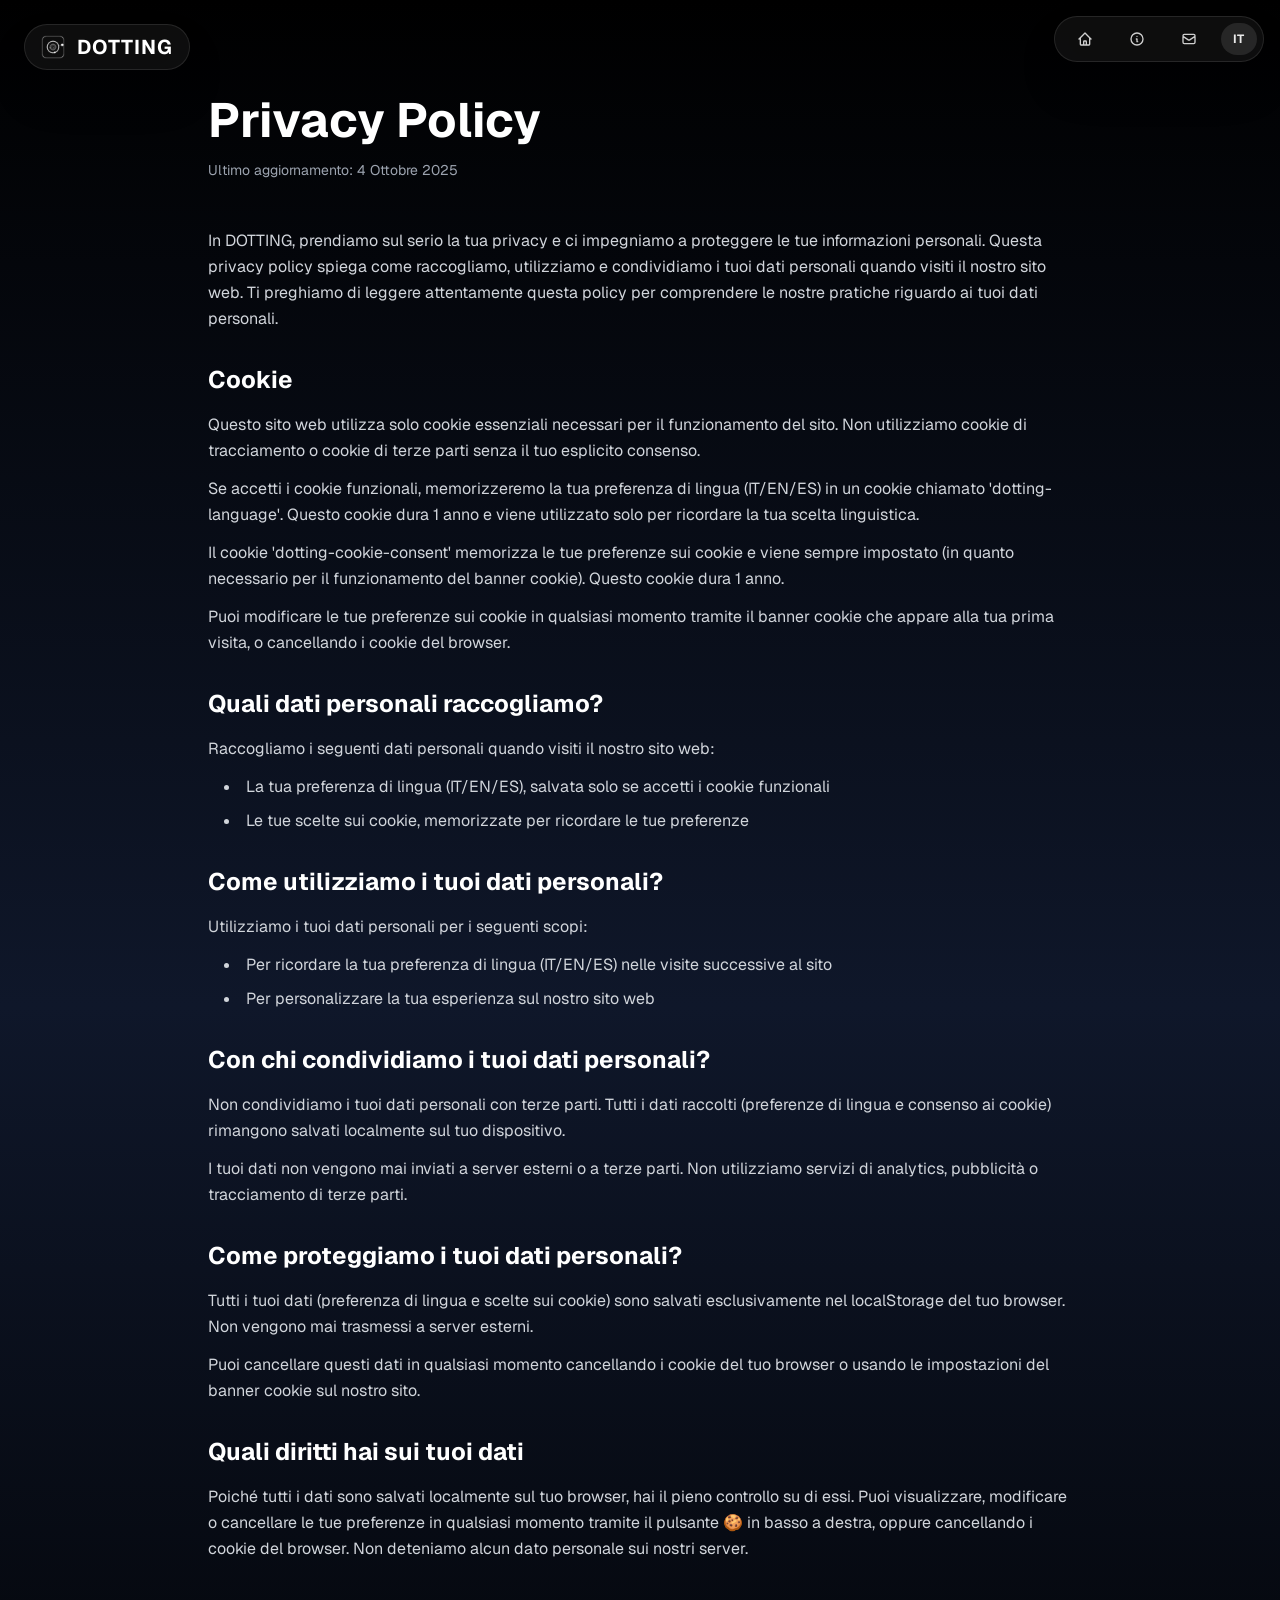
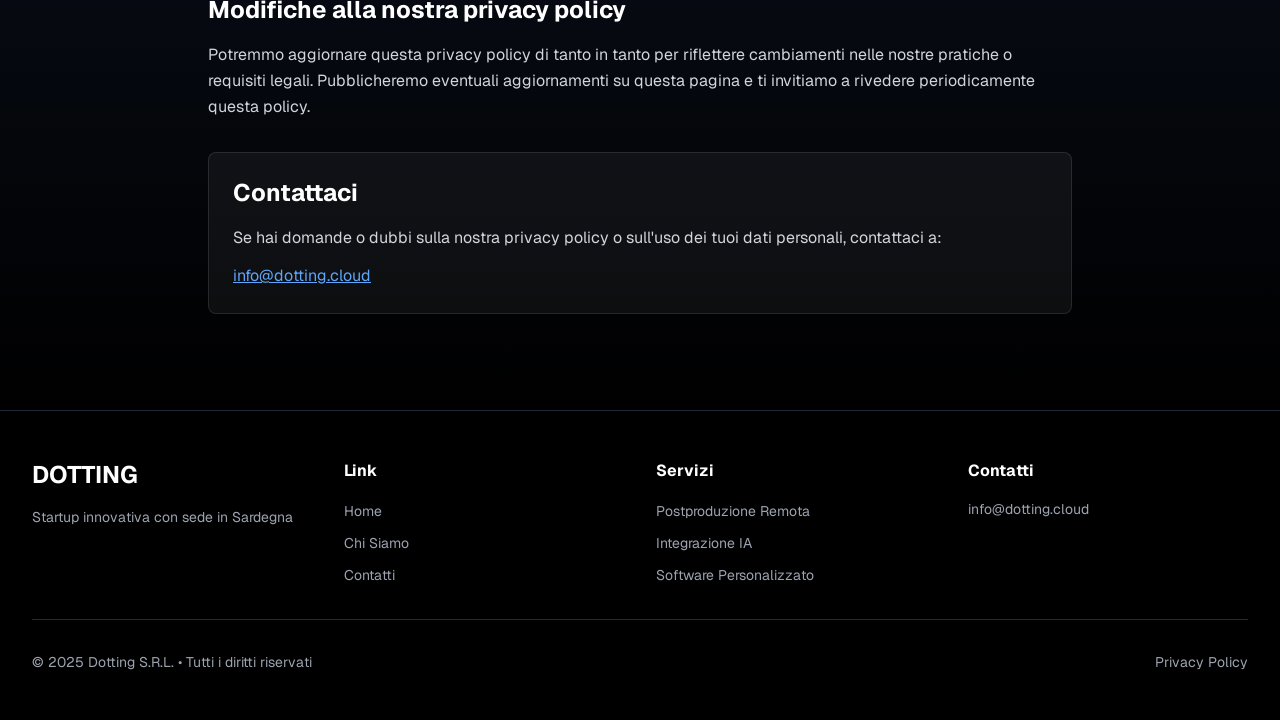
<file: privacy.html>
<!DOCTYPE html>
<html lang="it">
<head>
  <meta charset="UTF-8">
  <meta name="viewport" content="width=device-width, initial-scale=1.0">
  <title>Privacy Policy - Dotting</title>
  <meta name="description" content="Privacy Policy - Dotting">
  <link rel="icon" href="images/logo.png" type="image/png">
  <link rel="stylesheet" href="css/tailwind.min.css">
  <link rel="preconnect" href="https://fonts.googleapis.com">
  <link rel="preconnect" href="https://fonts.gstatic.com" crossorigin>
  <link href="https://fonts.googleapis.com/css2?family=Geist:wght@300;400;500;600;700;800&display=swap" rel="stylesheet">
  <link rel="stylesheet" href="css/style.css">
</head>
<body class="antialiased">

  <!-- Logo -->
  <a href="index.html" class="fixed top-7 left-4 md:top-6 md:left-6 z-50">
    <div class="flex items-center gap-3 md:bg-white/5 md:backdrop-blur-xl md:rounded-full md:px-4 md:py-2 md:border md:border-white/10 md:shadow-2xl md:hover:bg-white/10 transition-all duration-300">
      <img src="images/logo.png" alt="Dotting Logo" width="24" height="24" class="w-6 h-6 object-contain">
      <span class="text-white font-bold text-lg md:text-xl tracking-wider hidden md:inline">DOTTING</span>
    </div>
  </a>

  <!-- Desktop Nav -->
  <nav class="hidden md:block fixed top-4 right-4 z-50">
    <div class="flex items-center gap-1 bg-white/5 backdrop-blur-xl rounded-full p-1.5 border border-white/10 shadow-2xl">
      <a href="index.html" data-nav="/" class="px-4 py-2 rounded-full transition-all duration-300 text-white/80 hover:bg-white/10 hover:text-white"><svg class="w-4 h-4" fill="none" stroke="currentColor" viewBox="0 0 24 24"><path stroke-linecap="round" stroke-linejoin="round" stroke-width="2" d="M3 12l2-2m0 0l7-7 7 7M5 10v10a1 1 0 001 1h3m10-11l2 2m-2-2v10a1 1 0 01-1 1h-3m-6 0a1 1 0 001-1v-4a1 1 0 011-1h2a1 1 0 011 1v4a1 1 0 001 1m-6 0h6"/></svg></a>
      <a href="about.html" data-nav="/about" class="px-4 py-2 rounded-full transition-all duration-300 text-white/80 hover:bg-white/10 hover:text-white"><svg class="w-4 h-4" fill="none" stroke="currentColor" viewBox="0 0 24 24"><path stroke-linecap="round" stroke-linejoin="round" stroke-width="2" d="M13 16h-1v-4h-1m1-4h.01M21 12a9 9 0 11-18 0 9 9 0 0118 0z"/></svg></a>
      <a href="contact.html" data-nav="/contact" class="px-4 py-2 rounded-full transition-all duration-300 text-white/80 hover:bg-white/10 hover:text-white"><svg class="w-4 h-4" fill="none" stroke="currentColor" viewBox="0 0 24 24"><path stroke-linecap="round" stroke-linejoin="round" stroke-width="2" d="M3 8l7.89 5.26a2 2 0 002.22 0L21 8M5 19h14a2 2 0 002-2V7a2 2 0 00-2-2H5a2 2 0 00-2 2v10a2 2 0 002 2z"/></svg></a>
      <div class="relative lang-wrapper">
        <button class="lang-toggle lang-current px-3 py-2 rounded-full bg-white/10 text-white/90 hover:bg-white/20 transition-all duration-300 text-xs font-bold tracking-wider ml-1">IT</button>
        <div class="lang-dropdown hidden absolute right-0 mt-2 bg-white/10 backdrop-blur-xl rounded-lg border border-white/20 shadow-2xl overflow-hidden z-50 min-w-[140px]">
          <button class="lang-option block w-full px-4 py-2 text-left text-white hover:bg-white/20 transition-all" data-lang="it">🇮🇹 IT</button>
          <button class="lang-option block w-full px-4 py-2 text-left text-white hover:bg-white/20 transition-all" data-lang="en">🇬🇧 EN</button>
          <button class="lang-option block w-full px-4 py-2 text-left text-white hover:bg-white/20 transition-all" data-lang="es">🇪🇸 ES</button>
        </div>
      </div>
    </div>
  </nav>

  <!-- Mobile Nav -->
  <nav class="md:hidden fixed top-4 right-4 z-50">
    <div class="flex items-center gap-1 bg-white/5 backdrop-blur-xl rounded-full p-1 border border-white/10 shadow-2xl">
      <a href="index.html" data-nav="/" class="p-3 rounded-full transition-all duration-300 text-white/80"><svg class="w-4 h-4" fill="none" stroke="currentColor" viewBox="0 0 24 24"><path stroke-linecap="round" stroke-linejoin="round" stroke-width="2" d="M3 12l2-2m0 0l7-7 7 7M5 10v10a1 1 0 001 1h3m10-11l2 2m-2-2v10a1 1 0 01-1 1h-3m-6 0a1 1 0 001-1v-4a1 1 0 011-1h2a1 1 0 011 1v4a1 1 0 001 1m-6 0h6"/></svg></a>
      <a href="about.html" data-nav="/about" class="p-3 rounded-full transition-all duration-300 text-white/80"><svg class="w-4 h-4" fill="none" stroke="currentColor" viewBox="0 0 24 24"><path stroke-linecap="round" stroke-linejoin="round" stroke-width="2" d="M13 16h-1v-4h-1m1-4h.01M21 12a9 9 0 11-18 0 9 9 0 0118 0z"/></svg></a>
      <a href="contact.html" data-nav="/contact" class="p-3 rounded-full transition-all duration-300 text-white/80"><svg class="w-4 h-4" fill="none" stroke="currentColor" viewBox="0 0 24 24"><path stroke-linecap="round" stroke-linejoin="round" stroke-width="2" d="M3 8l7.89 5.26a2 2 0 002.22 0L21 8M5 19h14a2 2 0 002-2V7a2 2 0 00-2-2H5a2 2 0 00-2 2v10a2 2 0 002 2z"/></svg></a>
      <div class="relative lang-wrapper">
        <button class="lang-toggle lang-current px-2 py-1.5 rounded-full bg-white/10 text-white/90 hover:bg-white/20 transition-all duration-300 text-xs font-bold tracking-wider">IT</button>
        <div class="lang-dropdown hidden absolute right-0 mt-2 bg-white/10 backdrop-blur-xl rounded-lg border border-white/20 shadow-2xl overflow-hidden z-50 min-w-[100px]">
          <button class="lang-option block w-full px-3 py-2 text-left text-white hover:bg-white/20 transition-all text-xs" data-lang="it">🇮🇹 IT</button>
          <button class="lang-option block w-full px-3 py-2 text-left text-white hover:bg-white/20 transition-all text-xs" data-lang="en">🇬🇧 EN</button>
          <button class="lang-option block w-full px-3 py-2 text-left text-white hover:bg-white/20 transition-all text-xs" data-lang="es">🇪🇸 ES</button>
        </div>
      </div>
    </div>
  </nav>

  <!-- MAIN CONTENT -->
  <main class="min-h-screen bg-gradient-to-b from-black via-slate-900 to-black text-white">
    <div class="container mx-auto px-4 py-24 max-w-4xl" id="privacy-content">
      <div class="mb-12">
        <h1 class="text-4xl md:text-5xl font-bold mb-4" data-i18n="privacy.title">Privacy Policy</h1>
        <p class="text-gray-400 text-sm" data-i18n="privacy.lastUpdated">Ultimo aggiornamento: 4 Ottobre 2025</p>
      </div>
      <div class="space-y-8 text-gray-300 leading-relaxed">
        <p data-i18n="privacy.intro">In DOTTING, prendiamo sul serio la tua privacy...</p>

        <section>
          <h2 class="text-2xl font-bold text-white mb-4" data-i18n="privacy.cookiesTitle">Cookie</h2>
          <div class="space-y-3" id="privacy-cookies-content"></div>
        </section>

        <section>
          <h2 class="text-2xl font-bold text-white mb-4" data-i18n="privacy.dataCollectionTitle">Quali dati personali raccogliamo?</h2>
          <p data-i18n="privacy.dataCollectionIntro">Raccogliamo i seguenti dati personali...</p>
          <ul class="list-disc list-inside space-y-2 mt-3 ml-4" id="privacy-datacollection-list"></ul>
        </section>

        <section>
          <h2 class="text-2xl font-bold text-white mb-4" data-i18n="privacy.dataUsageTitle">Come utilizziamo i tuoi dati personali?</h2>
          <p data-i18n="privacy.dataUsageIntro">Utilizziamo i tuoi dati personali per...</p>
          <ul class="list-disc list-inside space-y-2 mt-3 ml-4" id="privacy-datausage-list"></ul>
        </section>

        <section>
          <h2 class="text-2xl font-bold text-white mb-4" data-i18n="privacy.dataSharingTitle">Con chi condividiamo i tuoi dati?</h2>
          <p data-i18n="privacy.dataSharingIntro">Non condividiamo i tuoi dati personali con terze parti...</p>
          <p class="mt-3" data-i18n="privacy.dataSharingNote">I tuoi dati non vengono mai inviati a server esterni...</p>
        </section>

        <section>
          <h2 class="text-2xl font-bold text-white mb-4" data-i18n="privacy.dataProtectionTitle">Come proteggiamo i tuoi dati?</h2>
          <div class="space-y-3" id="privacy-dataprotection-content"></div>
        </section>

        <section>
          <h2 class="text-2xl font-bold text-white mb-4" data-i18n="privacy.yourRightsTitle">Quali diritti hai sui tuoi dati</h2>
          <p data-i18n="privacy.yourRightsContent">Poich&eacute; tutti i dati sono salvati localmente...</p>
        </section>

        <section>
          <h2 class="text-2xl font-bold text-white mb-4" data-i18n="privacy.policyChangesTitle">Modifiche alla nostra privacy policy</h2>
          <p data-i18n="privacy.policyChangesContent">Potremmo aggiornare questa privacy policy...</p>
        </section>

        <section class="bg-white/5 p-6 rounded-lg border border-white/10">
          <h2 class="text-2xl font-bold text-white mb-4" data-i18n="privacy.contactTitle">Contattaci</h2>
          <p class="mb-3" data-i18n="privacy.contactContent">Se hai domande o dubbi...</p>
          <a href="mailto:info@dotting.cloud" class="text-blue-400 hover:text-blue-300 underline">info@dotting.cloud</a>
        </section>
      </div>
    </div>
  </main>

  <!-- Footer -->
  <footer class="bg-black border-t border-gray-800 text-white py-8 md:py-12 pb-24 md:pb-12 relative z-50">
    <div class="max-w-7xl mx-auto px-4 md:px-8">
      <div class="grid grid-cols-1 sm:grid-cols-2 lg:grid-cols-4 gap-6 md:gap-8 mb-6 md:mb-8">
        <div class="text-center sm:text-left"><h3 class="text-xl md:text-2xl font-bold mb-3 md:mb-4">DOTTING</h3><p class="text-gray-400 text-xs md:text-sm" data-i18n="footer.company">Startup innovativa</p></div>
        <div class="text-center sm:text-left"><h4 class="font-bold mb-3 md:mb-4 text-sm md:text-base" data-i18n="footer.linksTitle">Link</h4><ul class="space-y-2"><li><a href="index.html" class="text-gray-400 hover:text-white transition-colors text-sm" data-i18n="footer.link_home">Home</a></li><li><a href="about.html" class="text-gray-400 hover:text-white transition-colors text-sm" data-i18n="footer.link_about">Chi Siamo</a></li><li><a href="contact.html" class="text-gray-400 hover:text-white transition-colors text-sm" data-i18n="footer.link_contact">Contatti</a></li></ul></div>
        <div class="text-center sm:text-left"><h4 class="font-bold mb-3 md:mb-4 text-sm md:text-base" data-i18n="footer.servicesTitle">Servizi</h4><ul class="space-y-2"><li><a href="remote-infrastructure.html" class="text-gray-400 hover:text-white transition-colors text-sm" data-i18n="footer.service1">Postproduzione Remota</a></li><li><a href="ai-integration.html" class="text-gray-400 hover:text-white transition-colors text-sm" data-i18n="footer.service2">Integrazione IA</a></li><li><a href="custom-software.html" class="text-gray-400 hover:text-white transition-colors text-sm" data-i18n="footer.service3">Software Personalizzato</a></li></ul></div>
        <div class="text-center sm:text-left"><h4 class="font-bold mb-3 md:mb-4 text-sm md:text-base" data-i18n="footer.contactTitle">Contatti</h4><ul class="space-y-2 text-gray-400 text-xs md:text-sm"><li>info@dotting.cloud</li></ul></div>
      </div>
      <div class="border-t border-gray-800 pt-6 md:pt-8 flex flex-col md:flex-row justify-between items-center text-xs md:text-sm text-gray-400 space-y-4 md:space-y-0">
        <p><span data-i18n="footer.copyright">&copy; 2025 Dotting S.R.L.</span> &bull; <span data-i18n="footer.allRightsReserved">Tutti i diritti riservati</span></p>
        <a href="privacy.html" class="hover:text-white transition-colors" data-i18n="footer.privacyPolicy">Privacy Policy</a>
      </div>
    </div>
  </footer>

  <script src="js/translations.js"></script>
  <script src="js/app.js"></script>
  <script>
    // Render privacy page dynamic lists
    function renderPrivacyContent() {
      var t = window.dotting.getT().privacy;

      // Cookies content paragraphs
      var cookiesEl = document.getElementById('privacy-cookies-content');
      if (cookiesEl && t.cookiesContent) {
        cookiesEl.innerHTML = '';
        t.cookiesContent.forEach(function(p) {
          var el = document.createElement('p');
          el.textContent = p;
          cookiesEl.appendChild(el);
        });
      }

      // Data collection list
      var dcList = document.getElementById('privacy-datacollection-list');
      if (dcList && t.dataCollectionList) {
        dcList.innerHTML = '';
        t.dataCollectionList.forEach(function(item) {
          var li = document.createElement('li');
          li.textContent = item;
          dcList.appendChild(li);
        });
      }

      // Data usage list
      var duList = document.getElementById('privacy-datausage-list');
      if (duList && t.dataUsageList) {
        duList.innerHTML = '';
        t.dataUsageList.forEach(function(item) {
          var li = document.createElement('li');
          li.textContent = item;
          duList.appendChild(li);
        });
      }

      // Data protection content
      var dpEl = document.getElementById('privacy-dataprotection-content');
      if (dpEl && t.dataProtectionContent) {
        dpEl.innerHTML = '';
        t.dataProtectionContent.forEach(function(p) {
          var el = document.createElement('p');
          el.textContent = p;
          dpEl.appendChild(el);
        });
      }
    }

    renderPrivacyContent();
    document.addEventListener('langchange', renderPrivacyContent);
  </script>
</body>
</html>
</file>
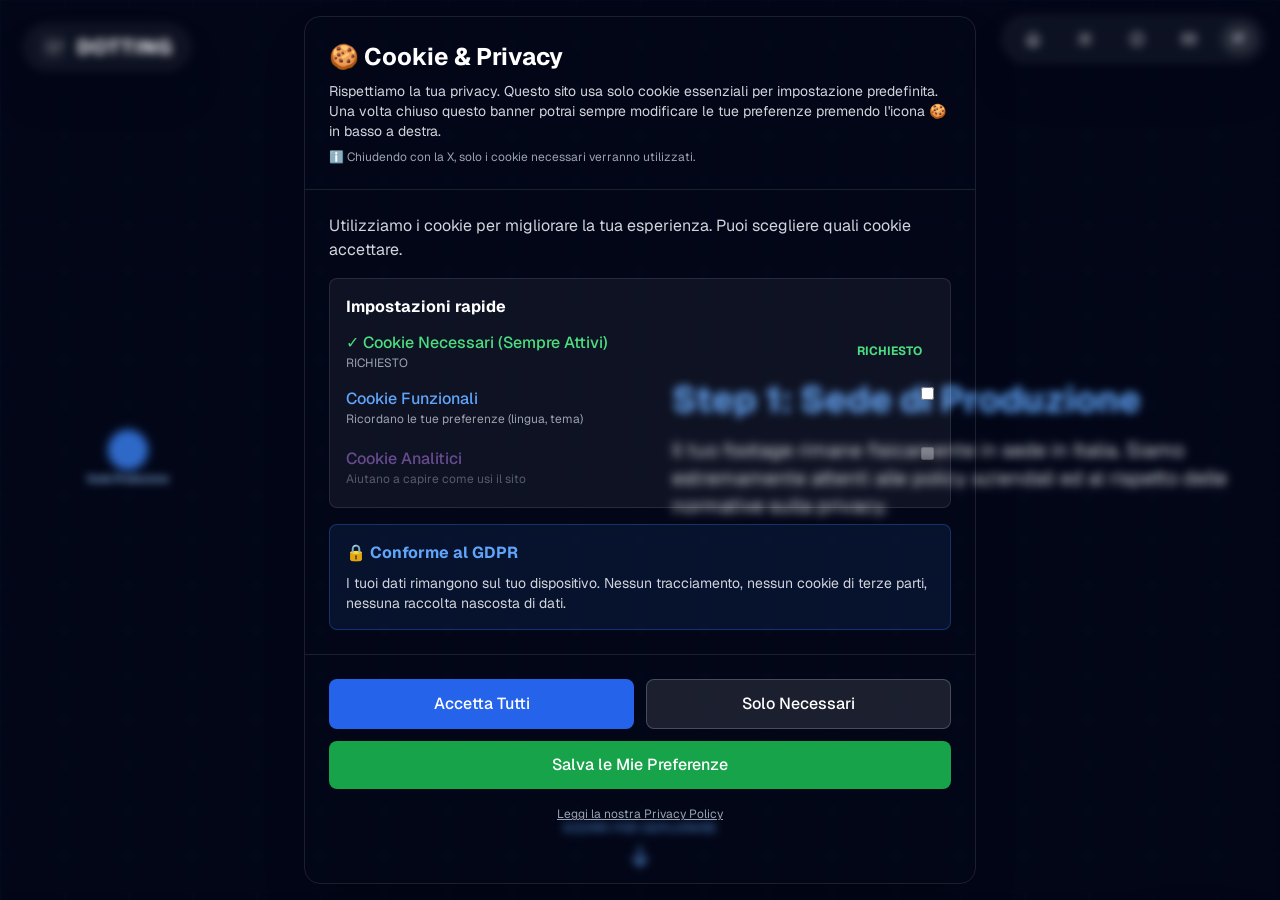
<file: remote-infrastructure.html>
<!DOCTYPE html>
<html lang="it">
<head>
  <meta charset="UTF-8">
  <meta name="viewport" content="width=device-width, initial-scale=1.0">
  <title>Remote Infrastructure - Dotting</title>
  <meta name="description" content="Remote Post-Production Infrastructure by Dotting">
  <link rel="icon" href="images/logo.png" type="image/png">
  <link rel="stylesheet" href="css/tailwind.min.css">
  <link rel="preconnect" href="https://fonts.googleapis.com">
  <link rel="preconnect" href="https://fonts.gstatic.com" crossorigin>
  <link href="https://fonts.googleapis.com/css2?family=Geist:wght@300;400;500;600;700;800&display=swap" rel="stylesheet">
  <link rel="stylesheet" href="css/style.css">
</head>
<body class="antialiased">

  <!-- Logo -->
  <a href="index.html" class="fixed top-7 left-4 md:top-6 md:left-6 z-50">
    <div class="flex items-center gap-3 md:bg-white/5 md:backdrop-blur-xl md:rounded-full md:px-4 md:py-2 md:border md:border-white/10 md:shadow-2xl md:hover:bg-white/10 transition-all duration-300">
      <img src="images/logo.png" alt="Dotting Logo" width="24" height="24" class="w-6 h-6 object-contain">
      <span class="text-white font-bold text-lg md:text-xl tracking-wider hidden md:inline">DOTTING</span>
    </div>
  </a>

  <!-- Desktop Nav -->
  <nav class="hidden md:block fixed top-4 right-4 z-50">
    <div class="flex items-center gap-1 bg-white/5 backdrop-blur-xl rounded-full p-1.5 border border-white/10 shadow-2xl">
      <a href="index.html" data-nav="/" class="px-4 py-2 rounded-full transition-all duration-300 text-white/80 hover:bg-white/10 hover:text-white"><svg class="w-4 h-4" fill="none" stroke="currentColor" viewBox="0 0 24 24"><path stroke-linecap="round" stroke-linejoin="round" stroke-width="2" d="M3 12l2-2m0 0l7-7 7 7M5 10v10a1 1 0 001 1h3m10-11l2 2m-2-2v10a1 1 0 01-1 1h-3m-6 0a1 1 0 001-1v-4a1 1 0 011-1h2a1 1 0 011 1v4a1 1 0 001 1m-6 0h6"/></svg></a>
      <button id="services-btn" class="px-4 py-2 rounded-full text-white/80 hover:bg-white/10 hover:text-white transition-all duration-300"><svg class="w-4 h-4" fill="none" stroke="currentColor" viewBox="0 0 24 24"><path stroke-linecap="round" stroke-linejoin="round" stroke-width="2" d="M4 6h16M4 12h16M4 18h16"/></svg></button>
      <a href="about.html" data-nav="/about" class="px-4 py-2 rounded-full transition-all duration-300 text-white/80 hover:bg-white/10 hover:text-white"><svg class="w-4 h-4" fill="none" stroke="currentColor" viewBox="0 0 24 24"><path stroke-linecap="round" stroke-linejoin="round" stroke-width="2" d="M13 16h-1v-4h-1m1-4h.01M21 12a9 9 0 11-18 0 9 9 0 0118 0z"/></svg></a>
      <a href="contact.html" data-nav="/contact" class="px-4 py-2 rounded-full transition-all duration-300 text-white/80 hover:bg-white/10 hover:text-white"><svg class="w-4 h-4" fill="none" stroke="currentColor" viewBox="0 0 24 24"><path stroke-linecap="round" stroke-linejoin="round" stroke-width="2" d="M3 8l7.89 5.26a2 2 0 002.22 0L21 8M5 19h14a2 2 0 002-2V7a2 2 0 00-2-2H5a2 2 0 00-2 2v10a2 2 0 002 2z"/></svg></a>
      <div class="relative lang-wrapper">
        <button class="lang-toggle lang-current px-3 py-2 rounded-full bg-white/10 text-white/90 hover:bg-white/20 transition-all duration-300 text-xs font-bold tracking-wider ml-1">IT</button>
        <div class="lang-dropdown hidden absolute right-0 mt-2 bg-white/10 backdrop-blur-xl rounded-lg border border-white/20 shadow-2xl overflow-hidden z-50 min-w-[140px]">
          <button class="lang-option block w-full px-4 py-2 text-left text-white hover:bg-white/20 transition-all" data-lang="it">🇮🇹 IT</button>
          <button class="lang-option block w-full px-4 py-2 text-left text-white hover:bg-white/20 transition-all" data-lang="en">🇬🇧 EN</button>
          <button class="lang-option block w-full px-4 py-2 text-left text-white hover:bg-white/20 transition-all" data-lang="es">🇪🇸 ES</button>
        </div>
      </div>
    </div>
  </nav>

  <!-- Mobile Nav -->
  <nav class="md:hidden fixed top-4 right-4 z-50">
    <div class="flex items-center gap-1 bg-white/5 backdrop-blur-xl rounded-full p-1 border border-white/10 shadow-2xl">
      <a href="index.html" data-nav="/" class="p-3 rounded-full transition-all duration-300 text-white/80"><svg class="w-4 h-4" fill="none" stroke="currentColor" viewBox="0 0 24 24"><path stroke-linecap="round" stroke-linejoin="round" stroke-width="2" d="M3 12l2-2m0 0l7-7 7 7M5 10v10a1 1 0 001 1h3m10-11l2 2m-2-2v10a1 1 0 01-1 1h-3m-6 0a1 1 0 001-1v-4a1 1 0 011-1h2a1 1 0 011 1v4a1 1 0 001 1m-6 0h6"/></svg></a>
      <button id="mobile-menu-btn" class="p-3 rounded-full text-white/80 transition-all duration-300"><svg class="w-4 h-4" fill="none" stroke="currentColor" viewBox="0 0 24 24"><path stroke-linecap="round" stroke-linejoin="round" stroke-width="2" d="M4 6h16M4 12h16M4 18h16"/></svg></button>
      <a href="about.html" data-nav="/about" class="p-3 rounded-full transition-all duration-300 text-white/80"><svg class="w-4 h-4" fill="none" stroke="currentColor" viewBox="0 0 24 24"><path stroke-linecap="round" stroke-linejoin="round" stroke-width="2" d="M13 16h-1v-4h-1m1-4h.01M21 12a9 9 0 11-18 0 9 9 0 0118 0z"/></svg></a>
      <a href="contact.html" data-nav="/contact" class="p-3 rounded-full transition-all duration-300 text-white/80"><svg class="w-4 h-4" fill="none" stroke="currentColor" viewBox="0 0 24 24"><path stroke-linecap="round" stroke-linejoin="round" stroke-width="2" d="M3 8l7.89 5.26a2 2 0 002.22 0L21 8M5 19h14a2 2 0 002-2V7a2 2 0 00-2-2H5a2 2 0 00-2 2v10a2 2 0 002 2z"/></svg></a>
      <div class="relative lang-wrapper">
        <button class="lang-toggle lang-current px-2 py-1.5 rounded-full bg-white/10 text-white/90 hover:bg-white/20 transition-all duration-300 text-xs font-bold tracking-wider">IT</button>
        <div class="lang-dropdown hidden absolute right-0 mt-2 bg-white/10 backdrop-blur-xl rounded-lg border border-white/20 shadow-2xl overflow-hidden z-50 min-w-[100px]">
          <button class="lang-option block w-full px-3 py-2 text-left text-white hover:bg-white/20 transition-all text-xs" data-lang="it">🇮🇹 IT</button>
          <button class="lang-option block w-full px-3 py-2 text-left text-white hover:bg-white/20 transition-all text-xs" data-lang="en">🇬🇧 EN</button>
          <button class="lang-option block w-full px-3 py-2 text-left text-white hover:bg-white/20 transition-all text-xs" data-lang="es">🇪🇸 ES</button>
        </div>
      </div>
    </div>
  </nav>

  <!-- Dropdowns -->
  <div id="services-dropdown" class="hidden fixed top-16 right-4 bg-white/5 backdrop-blur-xl rounded-2xl p-2 border border-white/10 shadow-2xl z-40 animate-slide-down">
    <div class="flex flex-col gap-1 min-w-[240px]">
      <a href="remote-infrastructure.html" class="flex items-center gap-3 px-4 py-3 rounded-xl text-white/80 hover:bg-blue-500/20 hover:text-white transition-all border border-transparent hover:border-blue-500/30"><span class="text-sm font-medium">Remote Infrastructure</span></a>
      <a href="ai-integration.html" class="flex items-center gap-3 px-4 py-3 rounded-xl text-white/80 hover:bg-purple-500/20 hover:text-white transition-all border border-transparent hover:border-purple-500/30"><span class="text-sm font-medium">AI Integration</span></a>
      <a href="custom-software.html" class="flex items-center gap-3 px-4 py-3 rounded-xl text-white/80 hover:bg-green-500/20 hover:text-white transition-all border border-transparent hover:border-green-500/30"><span class="text-sm font-medium">Custom Software</span></a>
    </div>
  </div>
  <div id="mobile-menu" class="hidden md:hidden fixed inset-0 bg-black/95 backdrop-blur-xl z-40">
    <div class="flex flex-col items-center justify-center h-full gap-6 p-8">
      <a href="remote-infrastructure.html" class="flex items-center gap-4 px-6 py-4 rounded-2xl text-white bg-blue-500/10 border border-blue-500/30 w-full max-w-sm"><span class="text-lg font-medium">Remote Infrastructure</span></a>
      <a href="ai-integration.html" class="flex items-center gap-4 px-6 py-4 rounded-2xl text-white bg-purple-500/10 border border-purple-500/30 w-full max-w-sm"><span class="text-lg font-medium">AI Integration</span></a>
      <a href="custom-software.html" class="flex items-center gap-4 px-6 py-4 rounded-2xl text-white bg-green-500/10 border border-green-500/30 w-full max-w-sm"><span class="text-lg font-medium">Custom Software</span></a>
      <button onclick="document.getElementById('mobile-menu').classList.add('hidden')" class="mt-8 px-8 py-3 rounded-full bg-white/10 text-white border border-white/20">Close</button>
    </div>
  </div>

  <!-- MAIN: Desktop scroll-based layout -->
  <div id="ri-container" class="bg-slate-950 text-white h-screen overflow-y-scroll snap-y snap-mandatory custom-scrollbar-blue">
    <!-- Grid Background -->
    <div class="fixed inset-0 pointer-events-none">
      <svg class="w-full h-full" viewBox="0 0 100 100" preserveAspectRatio="none">
        <defs><pattern id="grid" width="5" height="5" patternUnits="userSpaceOnUse"><path d="M 5 0 L 0 0 0 5" fill="none" stroke="rgba(59,130,246,0.1)" stroke-width="0.1"/></pattern></defs>
        <rect width="100" height="100" fill="url(#grid)"/>
      </svg>
    </div>

    <!-- Fixed Blueprint Canvas - Left Side (Desktop) -->
    <div class="hidden md:flex fixed left-0 top-0 w-1/2 h-screen items-center justify-center pointer-events-none">
      <svg id="ri-viz" class="w-full h-full max-w-3xl" viewBox="0 0 100 100" preserveAspectRatio="xMidYMid meet">
        <defs>
          <filter id="glow"><feGaussianBlur stdDeviation="0.5" result="coloredBlur"/><feMerge><feMergeNode in="coloredBlur"/><feMergeNode in="SourceGraphic"/></feMerge></filter>
        </defs>
        <!-- Production Site - always visible -->
        <circle id="ri-prod" cx="20" cy="50" r="3" fill="#3b82f6" opacity="0.8" filter="url(#glow)"/>
        <text x="20" y="55" text-anchor="middle" fill="#93c5fd" font-size="1.5" font-weight="bold" data-i18n="remoteInfra.nodeProduction">Sede Produzione</text>

        <!-- Server - phase 2 -->
        <g id="ri-server" opacity="0">
          <line x1="20" y1="50" x2="50" y2="40" stroke="#60a5fa" stroke-width="0.3" stroke-dasharray="2,1"/>
          <circle cx="50" cy="40" r="3.5" fill="#3b82f6" opacity="0.8" filter="url(#glow)"/>
          <rect x="48" y="38.5" width="4" height="3" fill="none" stroke="#93c5fd" stroke-width="0.2" rx="0.3"/>
          <text x="50" y="46" text-anchor="middle" fill="#93c5fd" font-size="1.5" font-weight="bold" data-i18n="remoteInfra.nodeServer">Server DOTTING</text>
        </g>

        <!-- Editors & Local - phase 3 -->
        <g id="ri-nodes" opacity="0">
          <!-- Labels -->
          <rect x="78" y="10" width="16" height="4" fill="#0891b2" opacity="0.2" rx="0.5"/>
          <text x="86" y="12.8" text-anchor="middle" fill="#67e8f9" font-size="1.5" font-weight="bold">REMOTE</text>
          <rect x="22" y="10" width="16" height="4" fill="#10b981" opacity="0.2" rx="0.5"/>
          <text x="30" y="12.8" text-anchor="middle" fill="#6ee7b7" font-size="1.5" font-weight="bold">LOCAL</text>
          <line x1="62" y1="15" x2="62" y2="65" stroke="#64748b" stroke-width="0.15" stroke-dasharray="1,1" opacity="0.3"/>

          <!-- Remote Editors -->
          <line x1="50" y1="40" x2="85" y2="20" stroke="#06b6d4" stroke-width="0.3" stroke-dasharray="2,1"/>
          <circle cx="85" cy="20" r="1.5" fill="#0891b2" filter="url(#glow)"/>
          <text x="85" y="17" text-anchor="middle" fill="#67e8f9" font-size="1.2" data-i18n="remoteInfra.nodeEditor1">Editor Remoto 1</text>

          <line x1="50" y1="40" x2="88" y2="40" stroke="#06b6d4" stroke-width="0.3" stroke-dasharray="2,1"/>
          <circle cx="88" cy="40" r="1.5" fill="#0891b2" filter="url(#glow)"/>
          <text x="88" y="37" text-anchor="middle" fill="#67e8f9" font-size="1.2" data-i18n="remoteInfra.nodeEditor2">Editor Remoto 2</text>

          <line x1="50" y1="40" x2="85" y2="60" stroke="#06b6d4" stroke-width="0.3" stroke-dasharray="2,1"/>
          <circle cx="85" cy="60" r="1.5" fill="#0891b2" filter="url(#glow)"/>
          <text x="85" y="57" text-anchor="middle" fill="#67e8f9" font-size="1.2" data-i18n="remoteInfra.nodeEditor3">Editor Remoto 3</text>

          <!-- Local Workstations -->
          <line x1="50" y1="40" x2="30" y2="25" stroke="#10b981" stroke-width="0.5"/>
          <circle cx="30" cy="25" r="2" fill="#10b981" filter="url(#glow)"/>
          <rect x="28.5" y="23.8" width="3" height="2" fill="none" stroke="#6ee7b7" stroke-width="0.25" rx="0.2"/>
          <text x="30" y="21.5" text-anchor="middle" fill="#6ee7b7" font-size="1.3" font-weight="bold" data-i18n="remoteInfra.nodeLocal1">Postazione Locale 1</text>

          <line x1="50" y1="40" x2="20" y2="35" stroke="#10b981" stroke-width="0.5"/>
          <circle cx="20" cy="35" r="2" fill="#10b981" filter="url(#glow)"/>
          <rect x="18.5" y="33.8" width="3" height="2" fill="none" stroke="#6ee7b7" stroke-width="0.25" rx="0.2"/>
          <text x="20" y="31.5" text-anchor="middle" fill="#6ee7b7" font-size="1.3" font-weight="bold" data-i18n="remoteInfra.nodeLocal2">Postazione Locale 2</text>

          <!-- Data flow particles -->
          <circle r="0.4" fill="#06b6d4" opacity="0.8"><animateMotion dur="3s" repeatCount="indefinite" path="M 50 40 L 85 20"/></circle>
          <circle r="0.4" fill="#06b6d4" opacity="0.8"><animateMotion dur="3s" repeatCount="indefinite" begin="1s" path="M 50 40 L 88 40"/></circle>
          <circle r="0.4" fill="#06b6d4" opacity="0.8"><animateMotion dur="3s" repeatCount="indefinite" begin="2s" path="M 50 40 L 85 60"/></circle>
          <circle r="0.5" fill="#10b981" opacity="0.9"><animateMotion dur="2.5s" repeatCount="indefinite" begin="0.5s" path="M 50 40 L 30 25"/></circle>
          <circle r="0.5" fill="#10b981" opacity="0.9"><animateMotion dur="2.5s" repeatCount="indefinite" begin="1.5s" path="M 50 40 L 20 35"/></circle>
        </g>

        <!-- Cloud Backup - phase 4 -->
        <g id="ri-cloud" opacity="0">
          <line x1="50" y1="40" x2="50" y2="75" stroke="#a78bfa" stroke-width="0.3" stroke-dasharray="2,1"/>
          <circle cx="50" cy="75" r="3" fill="#8b5cf6" opacity="0.8" filter="url(#glow)"/>
          <text x="50" y="80" text-anchor="middle" fill="#c4b5fd" font-size="1.5" font-weight="bold" data-i18n="remoteInfra.nodeCloud">Cloud Backup</text>
        </g>
      </svg>
    </div>

    <!-- Content Sections - Right Side (Desktop) / Full Width (Mobile) -->
    <div class="w-full md:ml-auto md:w-1/2">
      <section class="min-h-screen snap-start snap-always flex items-center justify-center p-8">
        <div class="max-w-xl">
          <h2 class="text-4xl font-bold mb-4 text-blue-400" data-i18n="remoteInfra.step1Title">Step 1: Sede di Produzione</h2>
          <p class="text-xl text-gray-300" data-i18n="remoteInfra.step1Desc">Il tuo footage rimane fisicamente in sede...</p>
        </div>
      </section>

      <section class="min-h-screen snap-start snap-always flex items-center justify-center p-8">
        <div class="max-w-xl">
          <h2 class="text-4xl font-bold mb-4 text-blue-400" data-i18n="remoteInfra.step2Title">Step 2: Server DOTTING</h2>
          <p class="text-xl text-gray-300" data-i18n="remoteInfra.step2Desc">La nostra infrastruttura crea una connessione sicura...</p>
        </div>
      </section>

      <section class="min-h-screen snap-start snap-always flex items-center justify-center p-8">
        <div class="max-w-xl">
          <h2 class="text-4xl font-bold mb-4 text-green-400" data-i18n="remoteInfra.step3Title">Step 3: Editor Remoti</h2>
          <p class="text-xl text-gray-300" data-i18n="remoteInfra.step3Desc">Gli editor si connettono e lavorano da remoto...</p>
        </div>
      </section>

      <section class="min-h-screen snap-start snap-always flex items-center justify-center p-8">
        <div class="max-w-xl">
          <h2 class="text-4xl font-bold mb-4 text-purple-400" data-i18n="remoteInfra.step4Title">Step 4: Cloud Backup</h2>
          <p class="text-xl text-gray-300" data-i18n="remoteInfra.step4Desc">I backup automatici garantiscono...</p>
        </div>
      </section>

      <section class="min-h-screen snap-start snap-always flex items-center justify-center p-8">
        <div class="max-w-xl">
          <h2 class="text-4xl font-bold mb-4 text-blue-400" data-i18n="remoteInfra.step5Title">Il Nostro Vantaggio Competitivo</h2>
          <p class="text-xl text-gray-300 mb-6" data-i18n="remoteInfra.step5Desc">Macchine locali che lavorano con macchine remote...</p>
          <div class="grid grid-cols-2 gap-4 text-sm">
            <div class="p-4 bg-blue-500/10 rounded-lg border border-blue-500/30">
              <div class="text-2xl font-bold text-blue-400 mb-2">48h</div>
              <div class="text-gray-400" data-i18n="remoteInfra.setup">Setup per progetto standard</div>
            </div>
            <div class="p-4 bg-green-500/10 rounded-lg border border-green-500/30">
              <div class="text-2xl font-bold text-green-400 mb-2">-60%</div>
              <div class="text-gray-400" data-i18n="remoteInfra.costs">Costi rispetto a sale tradizionali</div>
            </div>
            <div class="p-4 bg-purple-500/10 rounded-lg border border-purple-500/30">
              <div class="text-2xl font-bold text-purple-400 mb-2">100%</div>
              <div class="text-gray-400" data-i18n="remoteInfra.privacy">I dati nelle tue mani</div>
            </div>
            <div class="p-4 bg-cyan-500/10 rounded-lg border border-cyan-500/30">
              <div class="text-2xl font-bold text-cyan-400 mb-2">0ms</div>
              <div class="text-gray-400" data-i18n="remoteInfra.latency">Latenza Percepita Audio Video</div>
            </div>
          </div>
        </div>
      </section>
    </div>

    <!-- Scroll Indicator -->
    <div id="ri-scroll-indicator" class="fixed bottom-8 left-0 right-0 text-center text-blue-400 text-sm">
      <div class="flex flex-col items-center gap-2">
        <div class="text-xs uppercase tracking-wider" data-i18n="remoteInfra.scrollToExplore">Scorri per esplorare</div>
        <svg class="w-6 h-6 animate-bounce" fill="none" stroke="currentColor" viewBox="0 0 24 24"><path stroke-linecap="round" stroke-linejoin="round" stroke-width="2" d="M19 14l-7 7m0 0l-7-7m7 7V3"/></svg>
      </div>
    </div>
  </div>

  <script src="js/translations.js"></script>
  <script src="js/app.js"></script>
  <script>
    // Scroll-driven visualization
    (function() {
      var container = document.getElementById('ri-container');
      var server = document.getElementById('ri-server');
      var nodes = document.getElementById('ri-nodes');
      var cloud = document.getElementById('ri-cloud');
      var indicator = document.getElementById('ri-scroll-indicator');

      if (!container) return;

      container.addEventListener('scroll', function() {
        var scrollTop = container.scrollTop;
        var scrollHeight = container.scrollHeight - container.clientHeight;
        var progress = scrollTop / scrollHeight;

        // Hide scroll indicator
        if (scrollTop > 50 && indicator) {
          indicator.style.display = 'none';
        }

        // Phase transitions
        var p2 = Math.min(Math.max((progress - 0.15) * 5, 0), 1);
        var p3 = Math.min(Math.max((progress - 0.35) * 5, 0), 1);
        var p4 = Math.min(Math.max((progress - 0.6) * 5, 0), 1);

        if (server) server.setAttribute('opacity', p2);
        if (nodes) nodes.setAttribute('opacity', p3);
        if (cloud) cloud.setAttribute('opacity', p4);
      });
    })();
  </script>
</body>
</html>
</file>
<file: css/style.css>
/* Dotting Static Site - Custom Styles */

/* Geist Font from Google Fonts is loaded via HTML <link> */

body {
  font-family: 'Geist', -apple-system, BlinkMacSystemFont, 'Segoe UI', Roboto, sans-serif;
  -webkit-font-smoothing: antialiased;
  -moz-osx-font-smoothing: grayscale;
}

code, pre, .font-mono {
  font-family: 'Geist Mono', 'Courier New', monospace;
}

/* Scrollbar styling */
.custom-scrollbar {
  scrollbar-width: thin;
  scrollbar-color: #64748b #0f172a;
}
.custom-scrollbar-blue {
  scrollbar-width: thin;
  scrollbar-color: #3b82f6 #0f172a;
}
.custom-scrollbar-purple {
  scrollbar-width: thin;
  scrollbar-color: #a855f7 #0f172a;
}

/* Animations */
@keyframes fade-in {
  from { opacity: 0; transform: translateY(20px); }
  to { opacity: 1; transform: translateY(0); }
}
@keyframes fade-in-delay {
  from { opacity: 0; transform: translateY(20px); }
  to { opacity: 1; transform: translateY(0); }
}
@keyframes pulse-slow {
  0%, 100% { opacity: 0.8; transform: scale(1); }
  50% { opacity: 1; transform: scale(1.02); }
}
@keyframes slide-down {
  from { opacity: 0; transform: translateY(-10px); }
  to { opacity: 1; transform: translateY(0); }
}
@keyframes scale-in {
  from { opacity: 0; transform: scale(0.9); }
  to { opacity: 1; transform: scale(1); }
}
@keyframes scan {
  0%, 100% { transform: translateY(-100%); }
  50% { transform: translateY(100%); }
}
@keyframes terminal-blink {
  0%, 100% { opacity: 1; }
  50% { opacity: 0; }
}

.animate-fade-in { animation: fade-in 0.8s ease-out forwards; }
.animate-fade-in-delay { animation: fade-in-delay 0.8s ease-out 0.3s forwards; opacity: 0; }
.animate-pulse-slow { animation: pulse-slow 3s ease-in-out infinite; }
.animate-slide-down { animation: slide-down 0.2s ease-out; }
.animate-scale-in { animation: scale-in 0.3s ease-out; }
.animate-scan { animation: scan 3s ease-in-out infinite; }
.animate-terminal-blink { animation: terminal-blink 1s step-end infinite; }

/* Carousel */
.carousel-container {
  position: relative;
  width: 100%;
  height: 100vh;
  overflow: hidden;
}
.carousel-slide {
  position: absolute;
  inset: 0;
  display: flex;
  align-items: center;
  justify-content: center;
  opacity: 0;
  transition: opacity 0.6s ease-in-out;
  pointer-events: none;
}
.carousel-slide.active {
  opacity: 1;
  pointer-events: auto;
}
.carousel-dots {
  position: absolute;
  bottom: 2rem;
  left: 50%;
  transform: translateX(-50%);
  display: flex;
  gap: 1rem;
  z-index: 10;
}
.carousel-dot {
  padding: 0.5rem 1rem;
  border-radius: 9999px;
  font-size: 0.75rem;
  font-weight: 600;
  cursor: pointer;
  transition: all 0.3s;
  background: rgba(255,255,255,0.1);
  color: rgba(255,255,255,0.6);
  border: 1px solid rgba(255,255,255,0.1);
}
.carousel-dot.active {
  background: white;
  color: black;
}

/* Chat message animation */
.chat-message {
  opacity: 0;
  transform: translateY(10px);
  animation: fade-in 0.4s ease-out forwards;
}

/* Snap scroll container */
.snap-container {
  scroll-snap-type: y mandatory;
  overflow-y: scroll;
  height: 100vh;
}
.snap-section {
  scroll-snap-align: start;
  scroll-snap-stop: always;
  min-height: 100vh;
  display: flex;
  align-items: center;
  justify-content: center;
  padding: 2rem;
}

/* Toggle switch (for cookie consent) */
.peer:checked + .toggle-track {
  background-color: #2563eb;
}
.peer:checked + .toggle-track::after {
  transform: translateX(100%);
}
</file>
